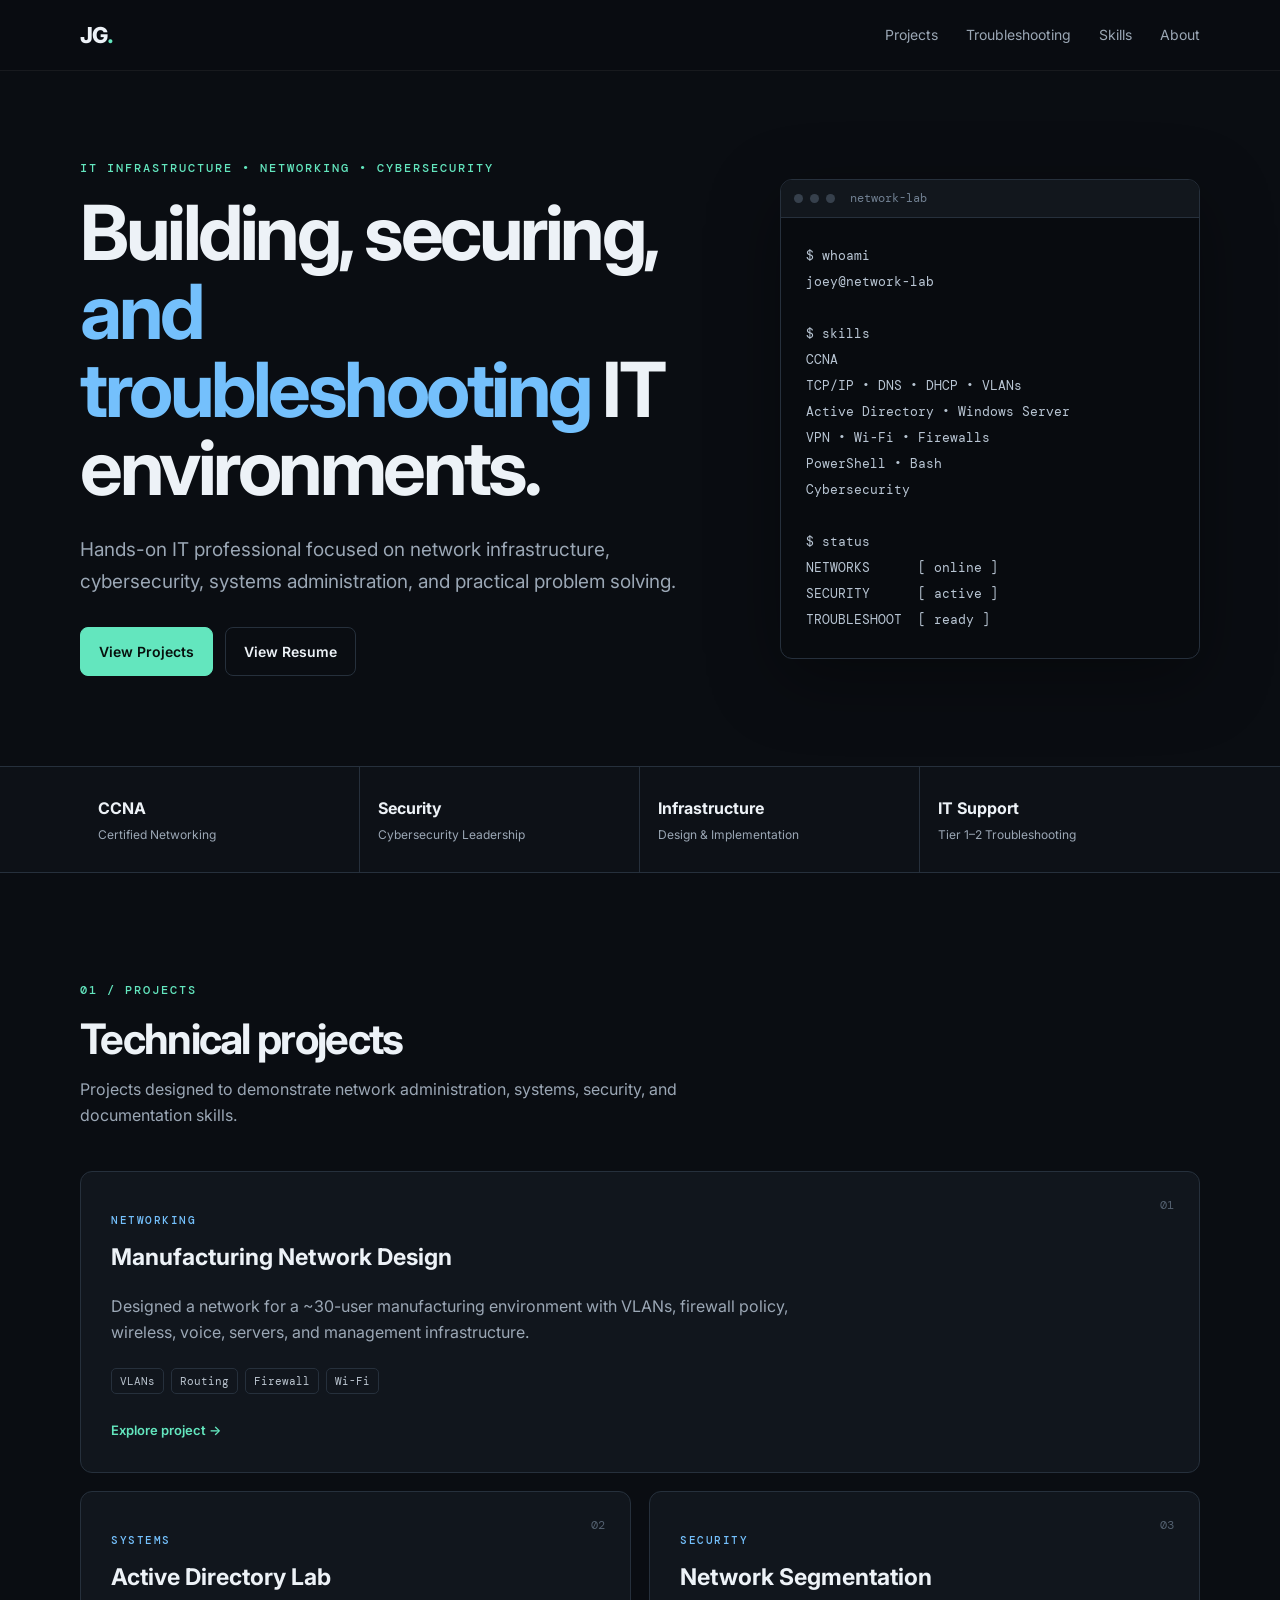
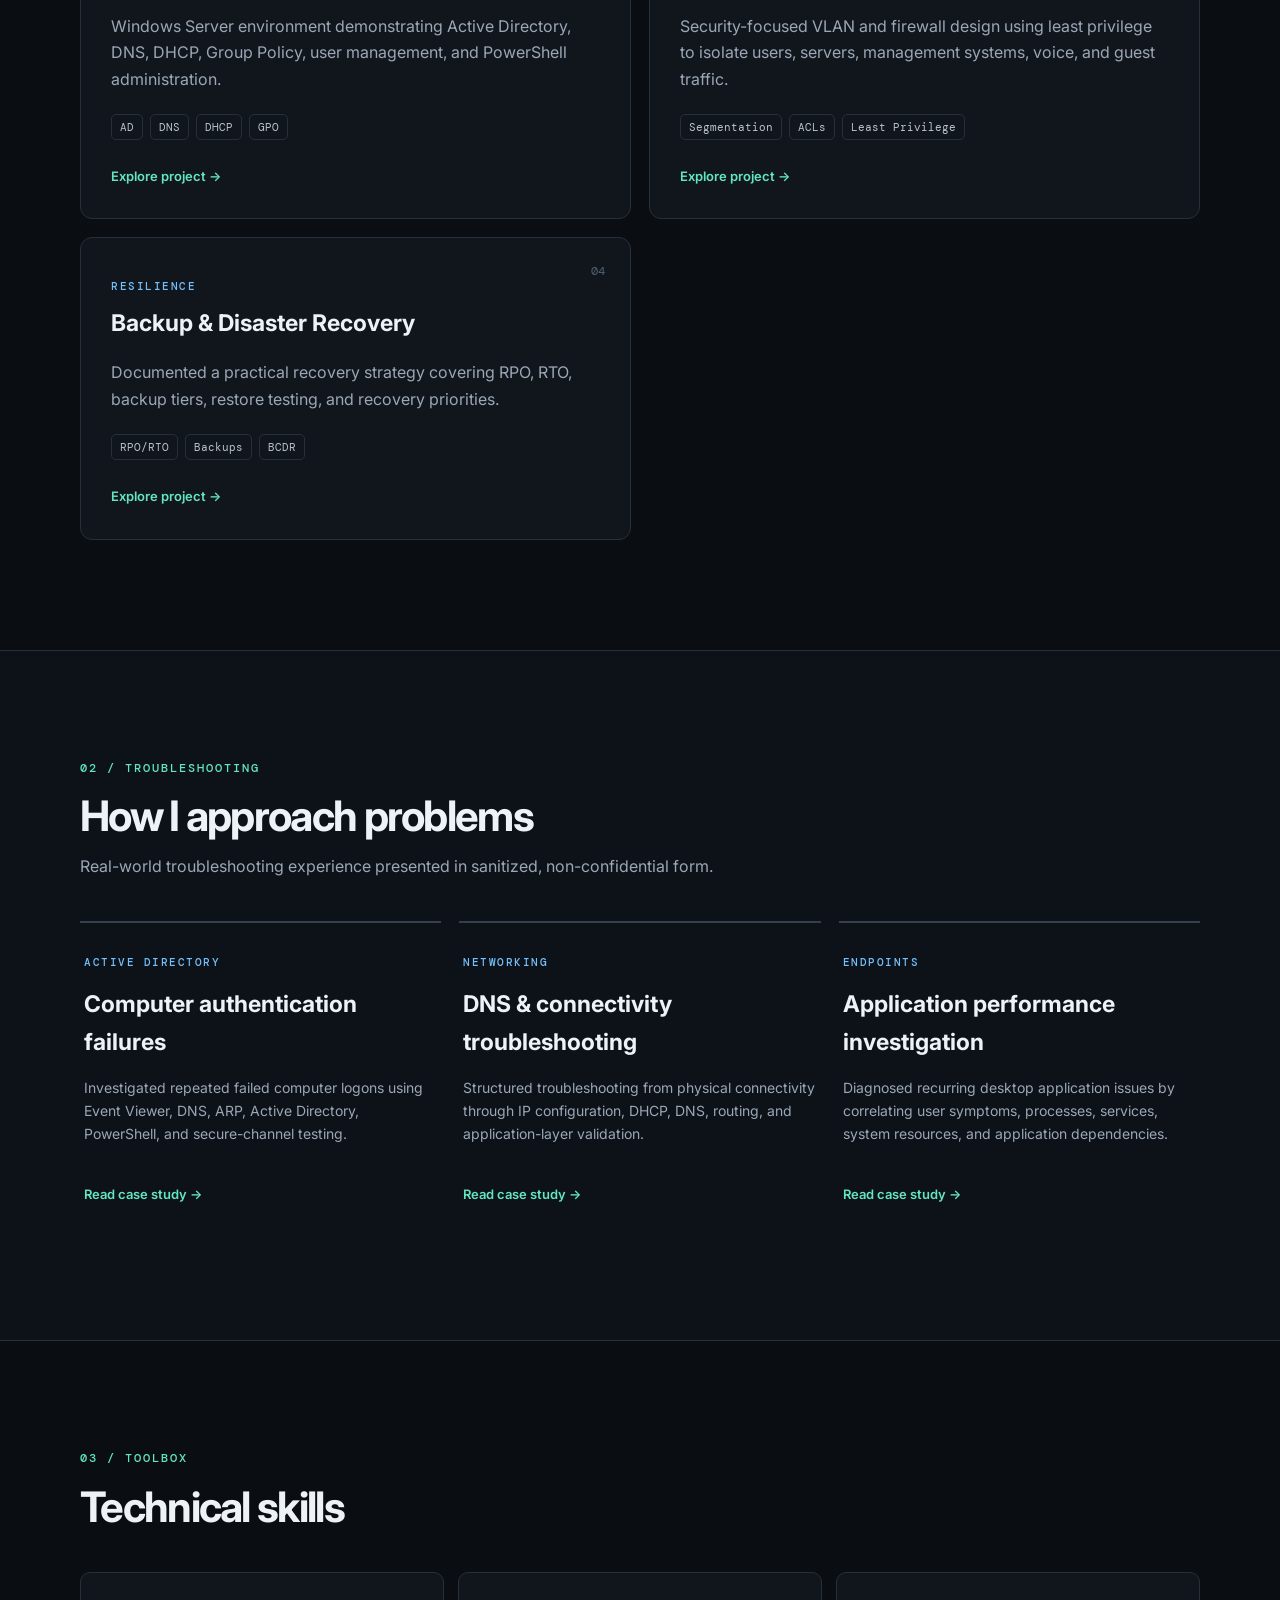
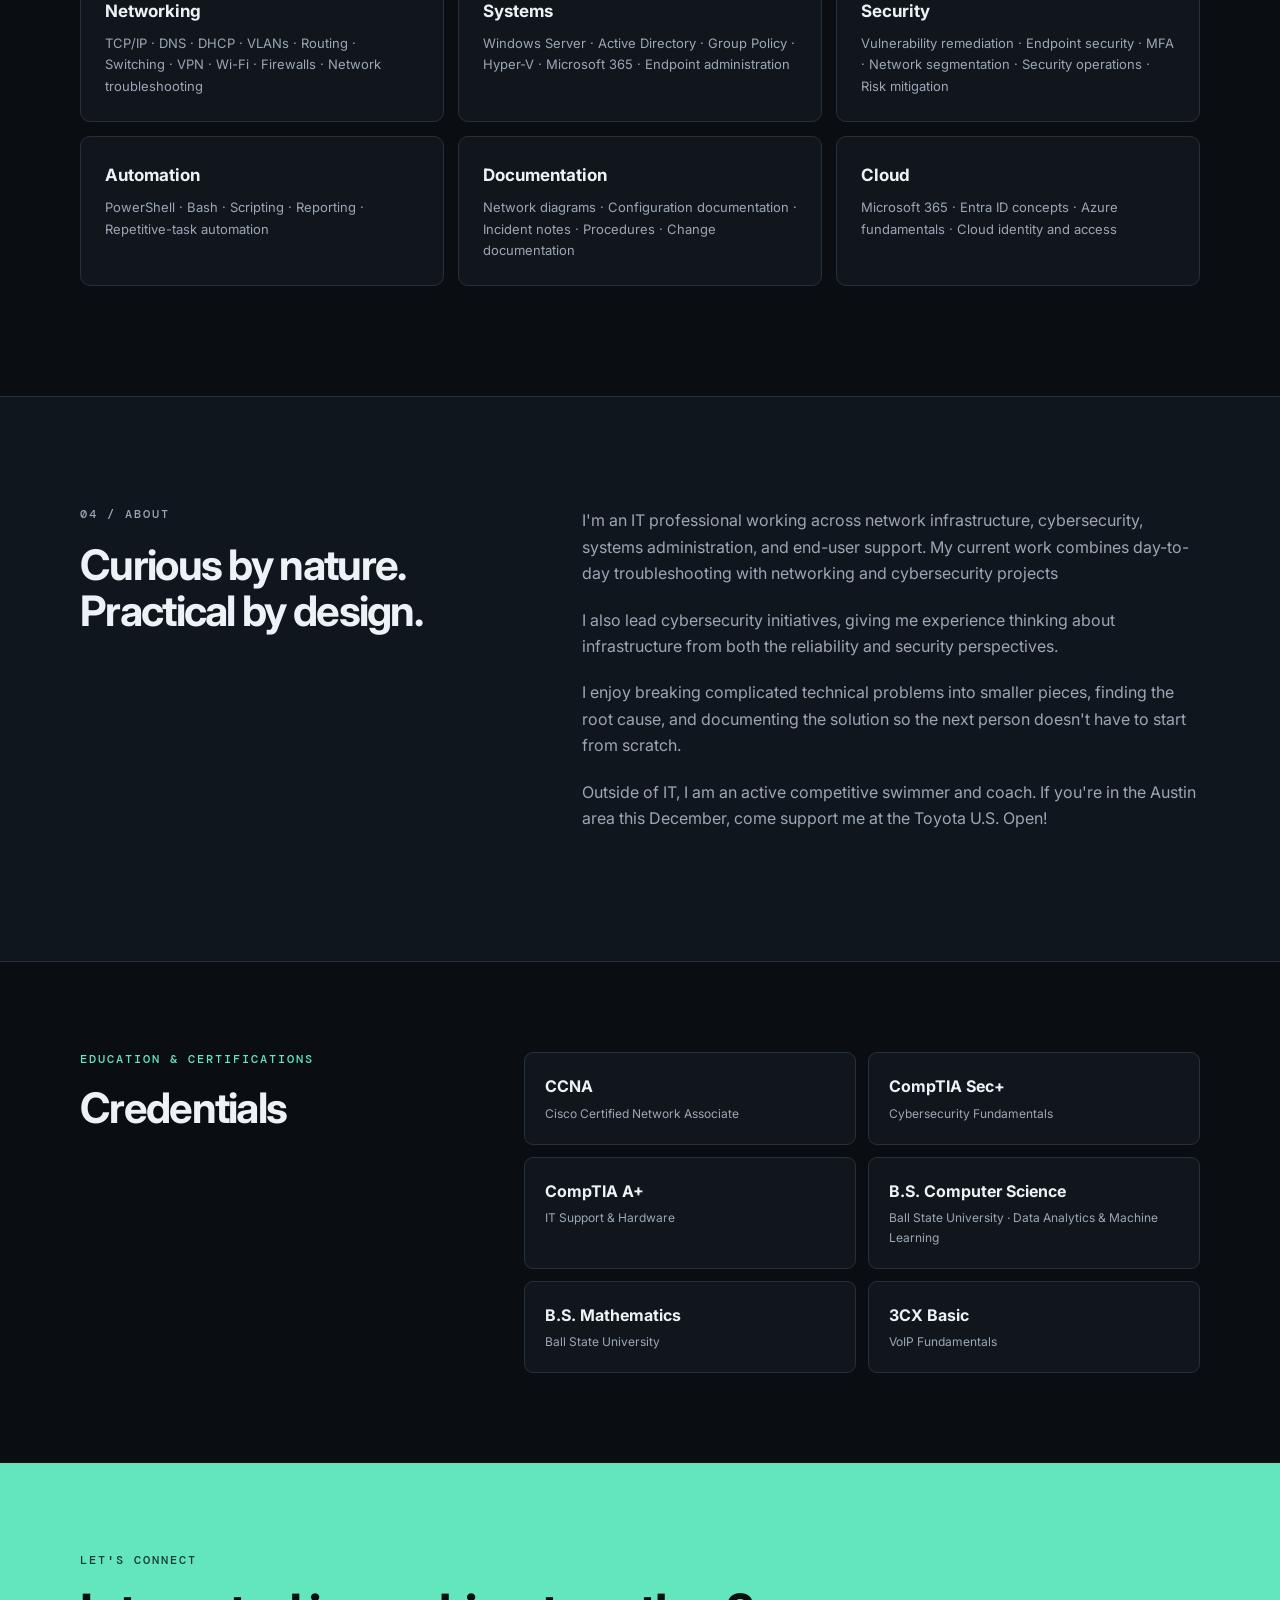
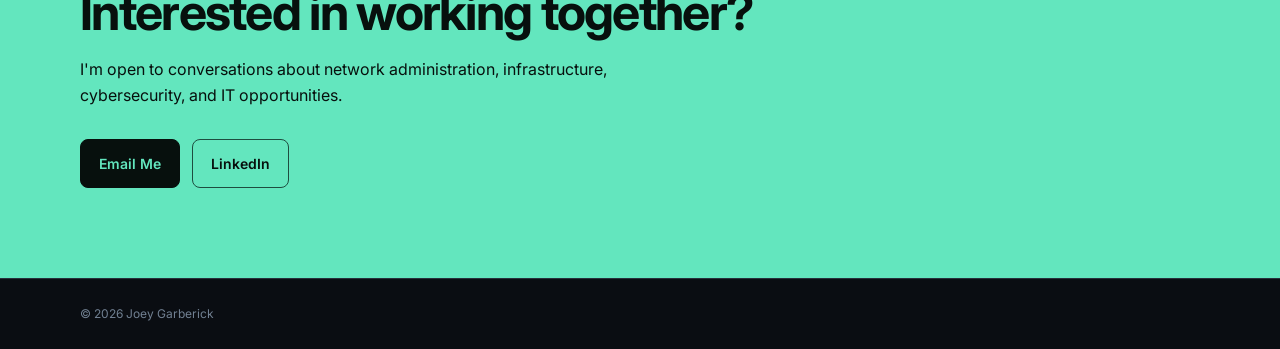
<file: index.html>
<!DOCTYPE html>
<html lang="en">
<head>
  <meta charset="UTF-8">
  <meta name="viewport" content="width=device-width, initial-scale=1.0">
  <meta name="description" content="Joey Garberick — IT Infrastructure, Network Administration, and Cybersecurity portfolio.">
  <title>Joey Garberick | Network & Cybersecurity</title>
  <link rel="stylesheet" href="style.css">
</head>
<body>
<header class="site-header">
  <nav class="nav container">
    <a class="brand" href="#top">JG<span>.</span></a>
    <div class="nav-links">
      <a href="#projects">Projects</a>
      <a href="#case-studies">Troubleshooting</a>
      <a href="#skills">Skills</a>
      <a href="#about">About</a>
    </div>
  </nav>
</header>

<main id="top">
<section class="hero container">
  <div class="hero-copy">
    <p class="eyebrow">IT INFRASTRUCTURE • NETWORKING • CYBERSECURITY</p>
    <h1>Building, securing,<br><span>and troubleshooting</span> IT environments.</h1>
    <p class="lead">Hands-on IT professional focused on network infrastructure, cybersecurity, systems administration, and practical problem solving.</p>
    <div class="buttons">
      <a class="button primary" href="#projects">View Projects</a>
      <a class="button secondary" href="JoeyGarberickResume.pdf">View Resume</a>
    </div>
  </div>
  <div class="terminal">
    <div class="terminal-bar"><i></i><i></i><i></i><span>network-lab</span></div>
    <pre><code>$ whoami
joey@network-lab

$ skills
CCNA
TCP/IP • DNS • DHCP • VLANs
Active Directory • Windows Server
VPN • Wi-Fi • Firewalls
PowerShell • Bash
Cybersecurity

$ status
NETWORKS      [ online ]
SECURITY      [ active ]
TROUBLESHOOT  [ ready ]</code></pre>
  </div>
</section>

<section class="stats">
  <div class="container stat-grid">
    <div><strong>CCNA</strong><span>Certified Networking</span></div>
    <div><strong>Security</strong><span>Cybersecurity Leadership</span></div>
    <div><strong>Infrastructure</strong><span>Design & Implementation</span></div>
    <div><strong>IT Support</strong><span>Tier 1–2 Troubleshooting</span></div>
  </div>
</section>

<section id="projects" class="section container">
  <div class="section-heading">
    <p class="eyebrow">01 / PROJECTS</p>
    <h2>Technical projects</h2>
    <p>Projects designed to demonstrate network administration, systems, security, and documentation skills.</p>
  </div>

  <div class="project-grid">
    <article class="card featured">
      <div class="card-number">01</div>
      <p class="tag">NETWORKING</p>
      <h3>Manufacturing Network Design</h3>
      <p>Designed a network for a ~30-user manufacturing environment with VLANs, firewall policy, wireless, voice, servers, and management infrastructure.</p>
      <div class="chips"><span>VLANs</span><span>Routing</span><span>Firewall</span><span>Wi-Fi</span></div>
      <a href="projects/network-design.html">Explore project →</a>
    </article>

    <article class="card">
      <div class="card-number">02</div>
      <p class="tag">SYSTEMS</p>
      <h3>Active Directory Lab</h3>
      <p>Windows Server environment demonstrating Active Directory, DNS, DHCP, Group Policy, user management, and PowerShell administration.</p>
      <div class="chips"><span>AD</span><span>DNS</span><span>DHCP</span><span>GPO</span></div>
      <a href="projects/active-directory.html">Explore project →</a>
    </article>

    <article class="card">
      <div class="card-number">03</div>
      <p class="tag">SECURITY</p>
      <h3>Network Segmentation</h3>
      <p>Security-focused VLAN and firewall design using least privilege to isolate users, servers, management systems, voice, and guest traffic.</p>
      <div class="chips"><span>Segmentation</span><span>ACLs</span><span>Least Privilege</span></div>
      <a href="projects/network-security.html">Explore project →</a>
    </article>

    <article class="card">
      <div class="card-number">04</div>
      <p class="tag">RESILIENCE</p>
      <h3>Backup & Disaster Recovery</h3>
      <p>Documented a practical recovery strategy covering RPO, RTO, backup tiers, restore testing, and recovery priorities.</p>
      <div class="chips"><span>RPO/RTO</span><span>Backups</span><span>BCDR</span></div>
      <a href="projects/disaster-recovery.html">Explore project →</a>
    </article>
  </div>
</section>

<section id="case-studies" class="section dark-section">
  <div class="container">
    <div class="section-heading">
      <p class="eyebrow">02 / TROUBLESHOOTING</p>
      <h2>How I approach problems</h2>
      <p>Real-world troubleshooting experience presented in sanitized, non-confidential form.</p>
    </div>
    <div class="case-grid">
      <article class="case">
        <span class="case-label">ACTIVE DIRECTORY</span>
        <h3>Computer authentication failures</h3>
        <p>Investigated repeated failed computer logons using Event Viewer, DNS, ARP, Active Directory, PowerShell, and secure-channel testing.</p>
        <a href="case-studies/ad-authentication.html">Read case study →</a>
      </article>
      <article class="case">
        <span class="case-label">NETWORKING</span>
        <h3>DNS & connectivity troubleshooting</h3>
        <p>Structured troubleshooting from physical connectivity through IP configuration, DHCP, DNS, routing, and application-layer validation.</p>
        <a href="case-studies/dns-connectivity.html">Read case study →</a>
      </article>
      <article class="case">
        <span class="case-label">ENDPOINTS</span>
        <h3>Application performance investigation</h3>
        <p>Diagnosed recurring desktop application issues by correlating user symptoms, processes, services, system resources, and application dependencies.</p>
        <a href="case-studies/application-performance.html">Read case study →</a>
      </article>
    </div>
  </div>
</section>

<section id="skills" class="section container">
  <div class="section-heading">
    <p class="eyebrow">03 / TOOLBOX</p>
    <h2>Technical skills</h2>
  </div>
  <div class="skill-grid">
    <div class="skill-card"><h3>Networking</h3><p>TCP/IP · DNS · DHCP · VLANs · Routing · Switching · VPN · Wi-Fi · Firewalls · Network troubleshooting</p></div>
    <div class="skill-card"><h3>Systems</h3><p>Windows Server · Active Directory · Group Policy · Hyper-V · Microsoft 365 · Endpoint administration</p></div>
    <div class="skill-card"><h3>Security</h3><p>Vulnerability remediation · Endpoint security · MFA · Network segmentation · Security operations · Risk mitigation</p></div>
    <div class="skill-card"><h3>Automation</h3><p>PowerShell · Bash · Scripting · Reporting · Repetitive-task automation</p></div>
    <div class="skill-card"><h3>Documentation</h3><p>Network diagrams · Configuration documentation · Incident notes · Procedures · Change documentation</p></div>
    <div class="skill-card"><h3>Cloud</h3><p>Microsoft 365 · Entra ID concepts · Azure fundamentals · Cloud identity and access</p></div>
  </div>
</section>

<section id="about" class="section about-section">
  <div class="container about-grid">
    <div>
      <p class="eyebrow">04 / ABOUT</p>
      <h2>Curious by nature. Practical by design.</h2>
    </div>
    <div>
      <p>I'm an IT professional working across network infrastructure, cybersecurity, systems administration, and end-user support. My current work combines day-to-day troubleshooting with networking and cybersecurity projects</p>
      <p>I also lead cybersecurity initiatives, giving me experience thinking about infrastructure from both the reliability and security perspectives.</p>
      <p>I enjoy breaking complicated technical problems into smaller pieces, finding the root cause, and documenting the solution so the next person doesn't have to start from scratch.</p>
      <p>Outside of IT, I am an active competitive swimmer and coach. If you're in the Austin area this December, come support me at the Toyota U.S. Open!</p>
    </div>
  </div>
</section>

<section class="credentials container">
  <div>
    <p class="eyebrow">EDUCATION & CERTIFICATIONS</p>
    <h2>Credentials</h2>
  </div>
  <div class="credential-list">
    <div><strong>CCNA</strong><span>Cisco Certified Network Associate</span></div>
    <div><strong>CompTIA Sec+</strong><span>Cybersecurity Fundamentals</span></div>
    <div><strong>CompTIA A+</strong><span>IT Support & Hardware</span></div>
    <div><strong>B.S. Computer Science</strong><span>Ball State University · Data Analytics & Machine Learning</span></div>
    <div><strong>B.S. Mathematics</strong><span>Ball State University</span></div>
    <div><strong>3CX Basic</strong><span>VoIP Fundamentals</span></div>
  </div>
</section>

<section class="contact">
  <div class="container contact-inner">
    <p class="eyebrow">LET'S CONNECT</p>
    <h2>Interested in working together?</h2>
    <p>I'm open to conversations about network administration, infrastructure, cybersecurity, and IT opportunities.</p>
    <div class="buttons">
      <a class="button primary" href="mailto:joey@garberickdesigns.com">Email Me</a>
      <a class="button secondary" href="https://www.linkedin.com/in/joey-garberick-244b601a7/" target="_blank" rel="noopener">LinkedIn</a>
    </div>
  </div>
</section>
</main>

<footer>
  <div class="container footer-inner">
    <span>© 2026 Joey Garberick</span>
  </div>
</footer>
</body>
</html>
</file>
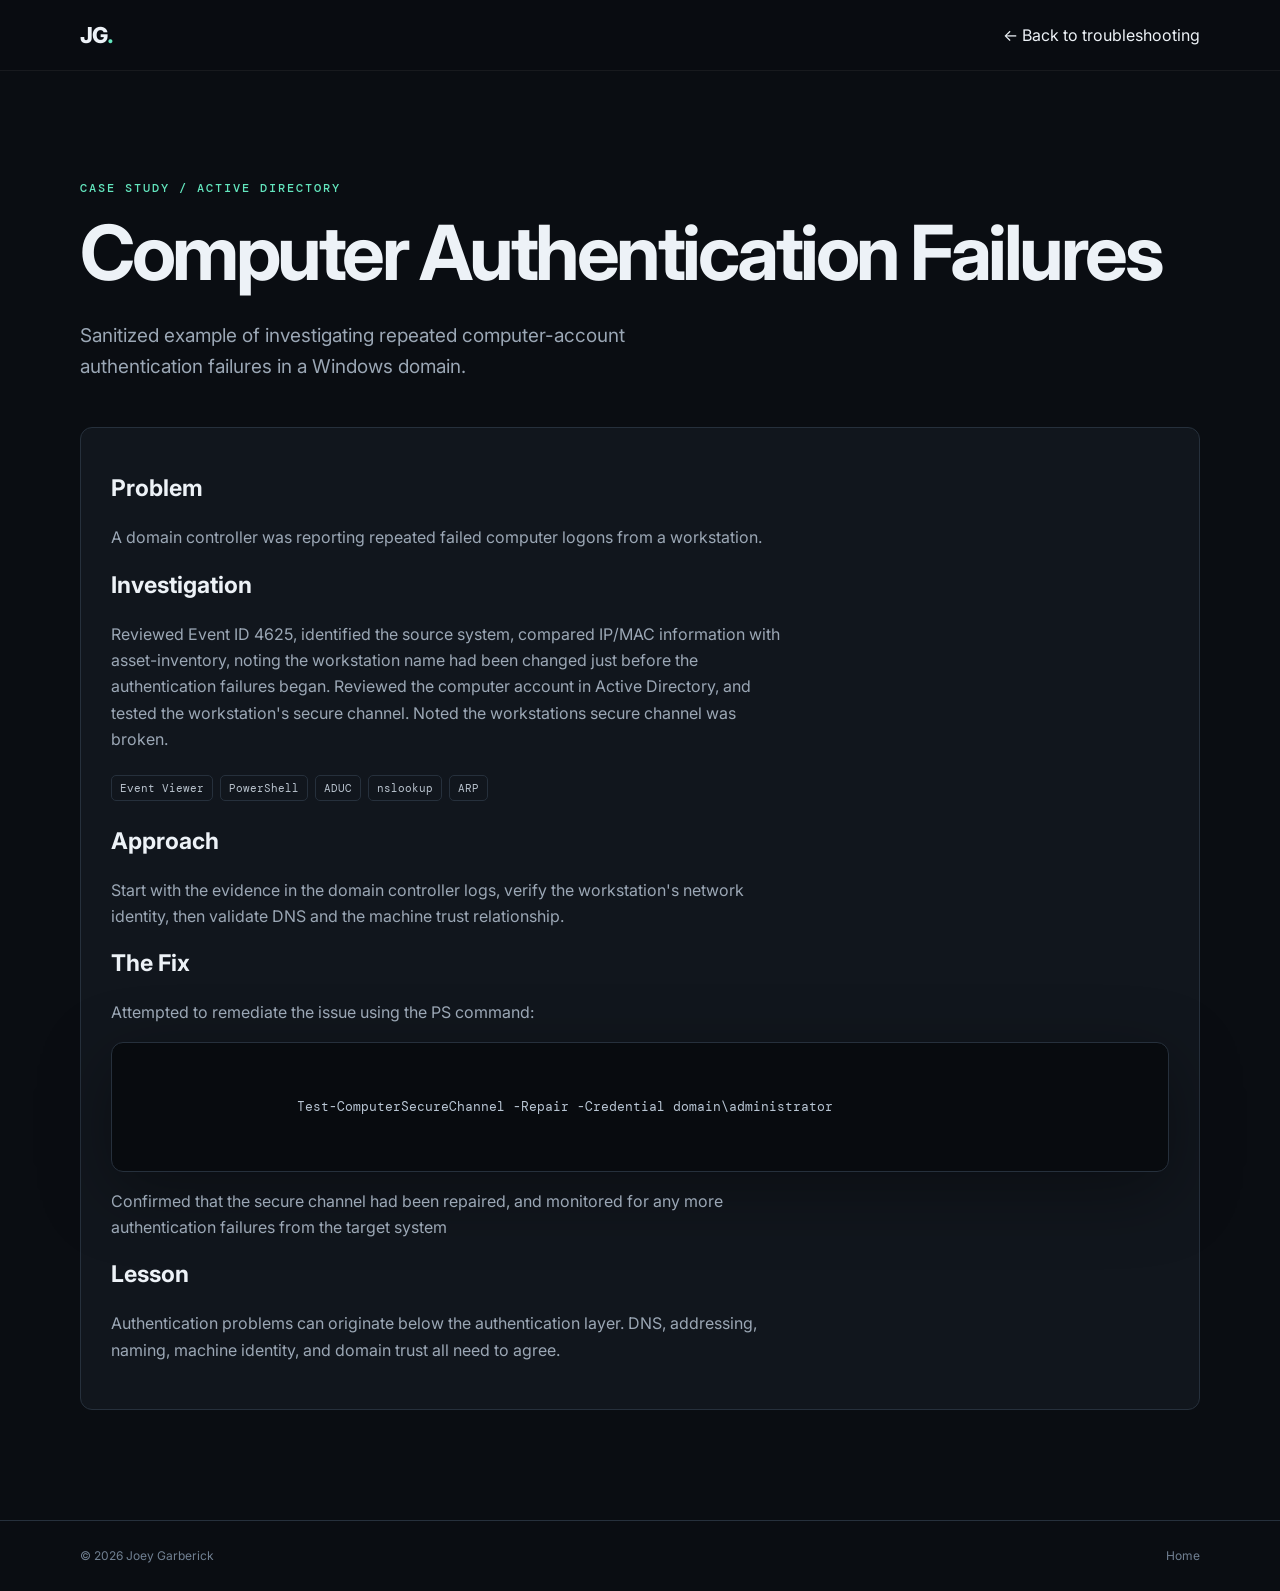
<file: case-studies/ad-authentication.html>
<!DOCTYPE html>
<html lang="en">

<head>
    <meta charset="UTF-8">
    <meta name="viewport" content="width=device-width,initial-scale=1">
    <title>AD Authentication Troubleshooting | Joey Garberick</title>
    <link rel="stylesheet" href="../style.css">
</head>

<body>
    <header class="site-header">
        <nav class="nav container"><a class="brand" href="../index.html">JG<span>.</span></a><a
                href="../index.html#case-studies">← Back to troubleshooting</a></nav>
    </header>
    <main class="section container">
        <p class="eyebrow">CASE STUDY / ACTIVE DIRECTORY</p>
        <h1>Computer Authentication Failures</h1>
        <p class="lead">Sanitized example of investigating repeated computer-account authentication failures in a
            Windows domain.</p>
        <div class="card" style="margin-top:45px">
            <h3>Problem</h3>
            <p>A domain controller was reporting repeated failed computer logons from a workstation.</p>
            <h3>Investigation</h3>
            <p>Reviewed Event ID 4625, identified the source system, compared IP/MAC information with asset-inventory, noting the workstation name had been changed just before the authentication failures began.
                Reviewed the computer account in Active Directory, and tested the workstation's secure channel. Noted the workstations secure channel was broken.</p>
            <div class="chips"><span>Event
                    Viewer</span><span>PowerShell</span><span>ADUC</span><span>nslookup</span><span>ARP</span></div>
            <h3>Approach</h3>
            <p>Start with the evidence in the domain controller logs, verify the workstation's network identity, then
                validate DNS and the machine trust relationship.</p>
            <h3>The Fix</h3>
            <p>Attempted to remediate the issue using the PS command: </p>
            <div class="terminal">
                <pre><code>
                    Test-ComputerSecureChannel -Repair -Credential domain\administrator
                </code></pre>
            </div>
            <p>Confirmed that the secure channel had been repaired, and monitored for any more authentication failures from the target system</p>
            <h3>Lesson</h3>
            <p>Authentication problems can originate below the authentication layer. DNS, addressing, naming, machine
                identity, and domain trust all need to agree.</p>
        </div>
    </main>
    <footer>
        <div class="container footer-inner"><span>© 2026 Joey Garberick</span><a href="../index.html">Home</a></div>
    </footer>
</body>

</html>
</file>
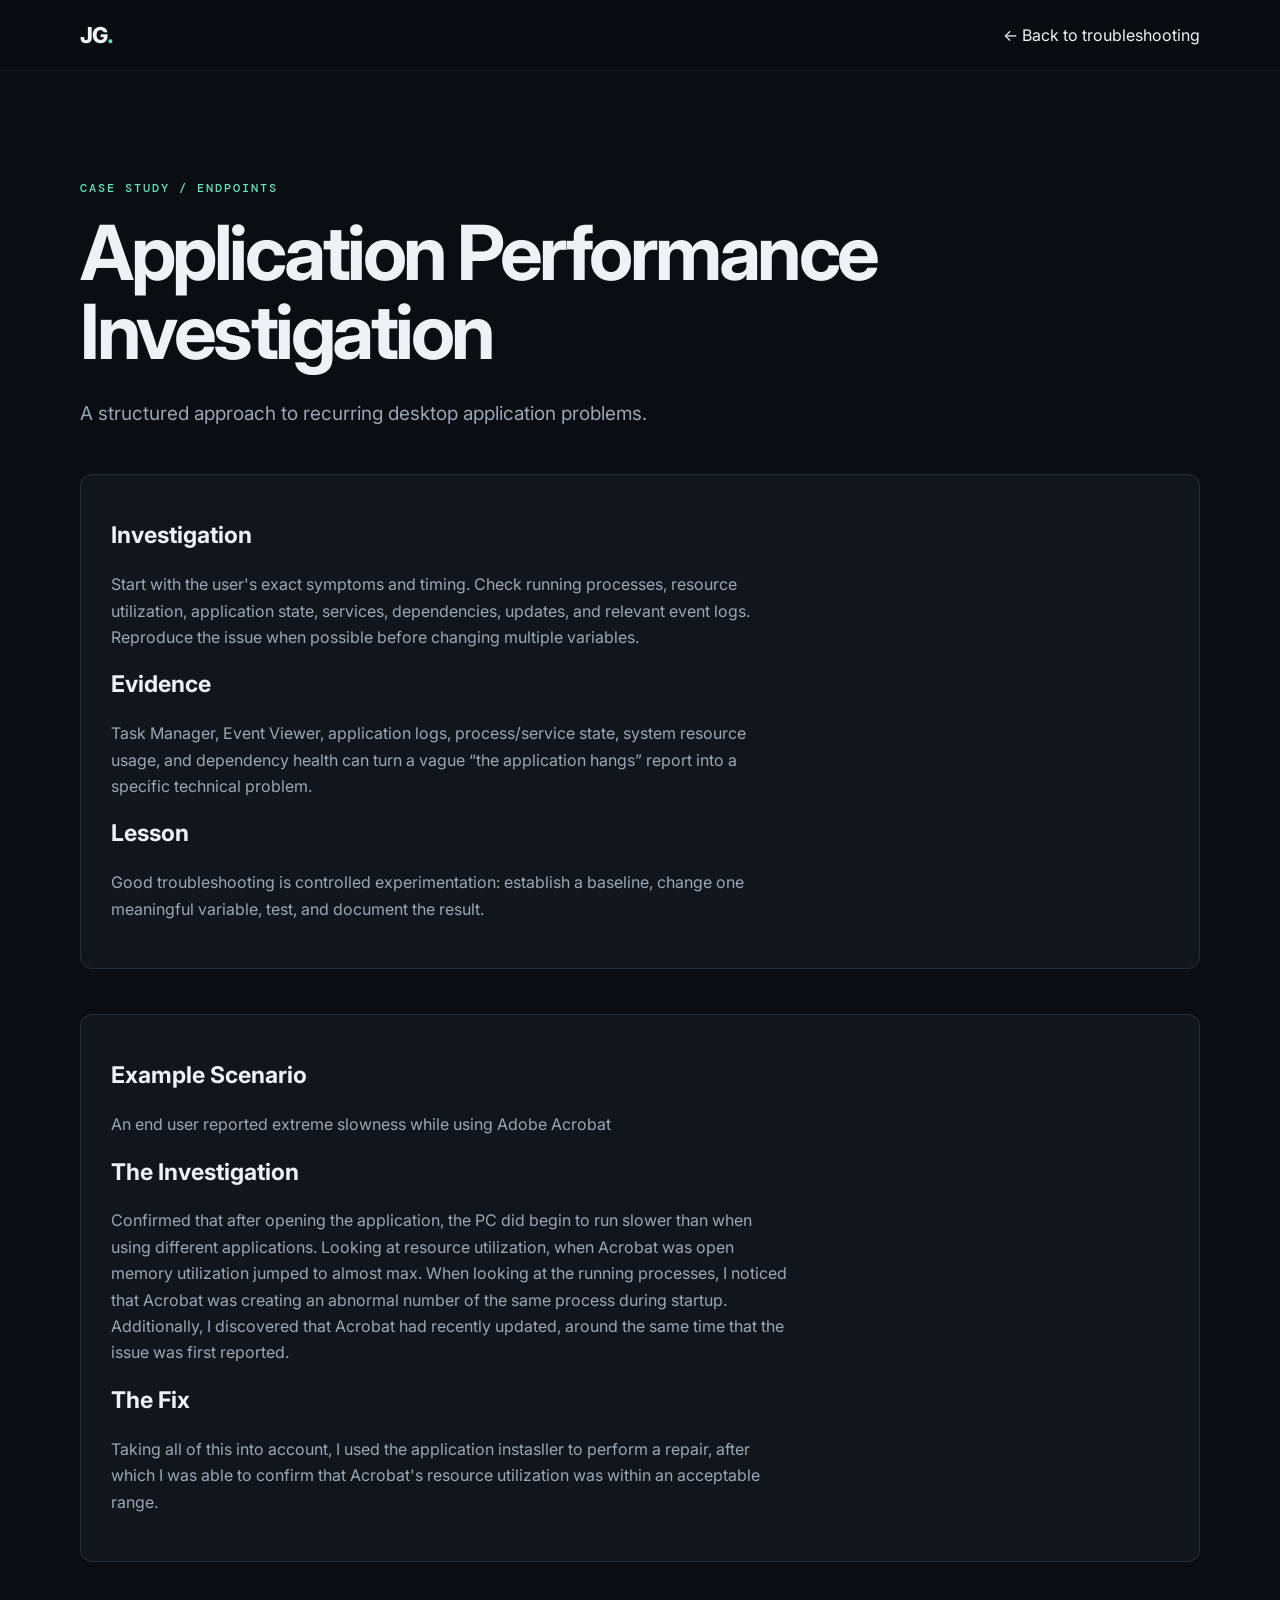
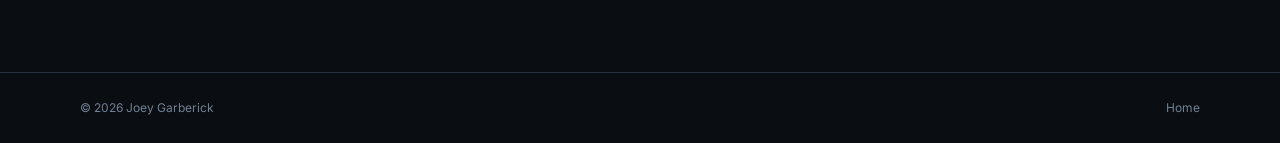
<file: case-studies/application-performance.html>
<!DOCTYPE html>
<html lang="en">

<head>
    <meta charset="UTF-8">
    <meta name="viewport" content="width=device-width,initial-scale=1">
    <title>Application Performance Investigation | Joey Garberick</title>
    <link rel="stylesheet" href="../style.css">
</head>

<body>
    <header class="site-header">
        <nav class="nav container"><a class="brand" href="../index.html">JG<span>.</span></a><a
                href="../index.html#case-studies">← Back to troubleshooting</a></nav>
    </header>
    <main class="section container">
        <p class="eyebrow">CASE STUDY / ENDPOINTS</p>
        <h1>Application Performance Investigation</h1>
        <p class="lead">A structured approach to recurring desktop application problems.</p>
        <div class="card" style="margin-top:45px">
            <h3>Investigation</h3>
            <p>Start with the user's exact symptoms and timing. Check running processes, resource utilization,
                application state, services, dependencies, updates, and relevant event logs. Reproduce the issue when
                possible before changing multiple variables.</p>
            <h3>Evidence</h3>
            <p>Task Manager, Event Viewer, application logs, process/service state, system resource usage, and
                dependency health can turn a vague “the application hangs” report into a specific technical problem.</p>
            <h3>Lesson</h3>
            <p>Good troubleshooting is controlled experimentation: establish a baseline, change one meaningful variable,
                test, and document the result.</p>
        </div>
        <div  class="card" style="margin-top: 45px;">
            <h3>Example Scenario</h3>
            <p>An end user reported extreme slowness while using Adobe Acrobat</p>
            <h3>The Investigation</h3>
            <p>Confirmed that after opening the application, the PC did begin to run slower than when using different applications. Looking at resource utilization, when Acrobat was open memory utilization jumped to almost max. 
                When looking at the running processes, I noticed that Acrobat was creating an abnormal number of the same process during startup. Additionally, I discovered that Acrobat had recently updated, around the same time that the issue 
                was  first reported.
            </p>
            <h3>The Fix</h3>
            <p>Taking all of this into account, I used the application instasller to perform a repair, after which I was able to confirm that Acrobat's resource utilization was within an acceptable range.</p>
        </div>
    </main>
    <footer>
        <div class="container footer-inner"><span>© 2026 Joey Garberick</span><a href="../index.html">Home</a></div>
    </footer>
</body>

</html>
</file>
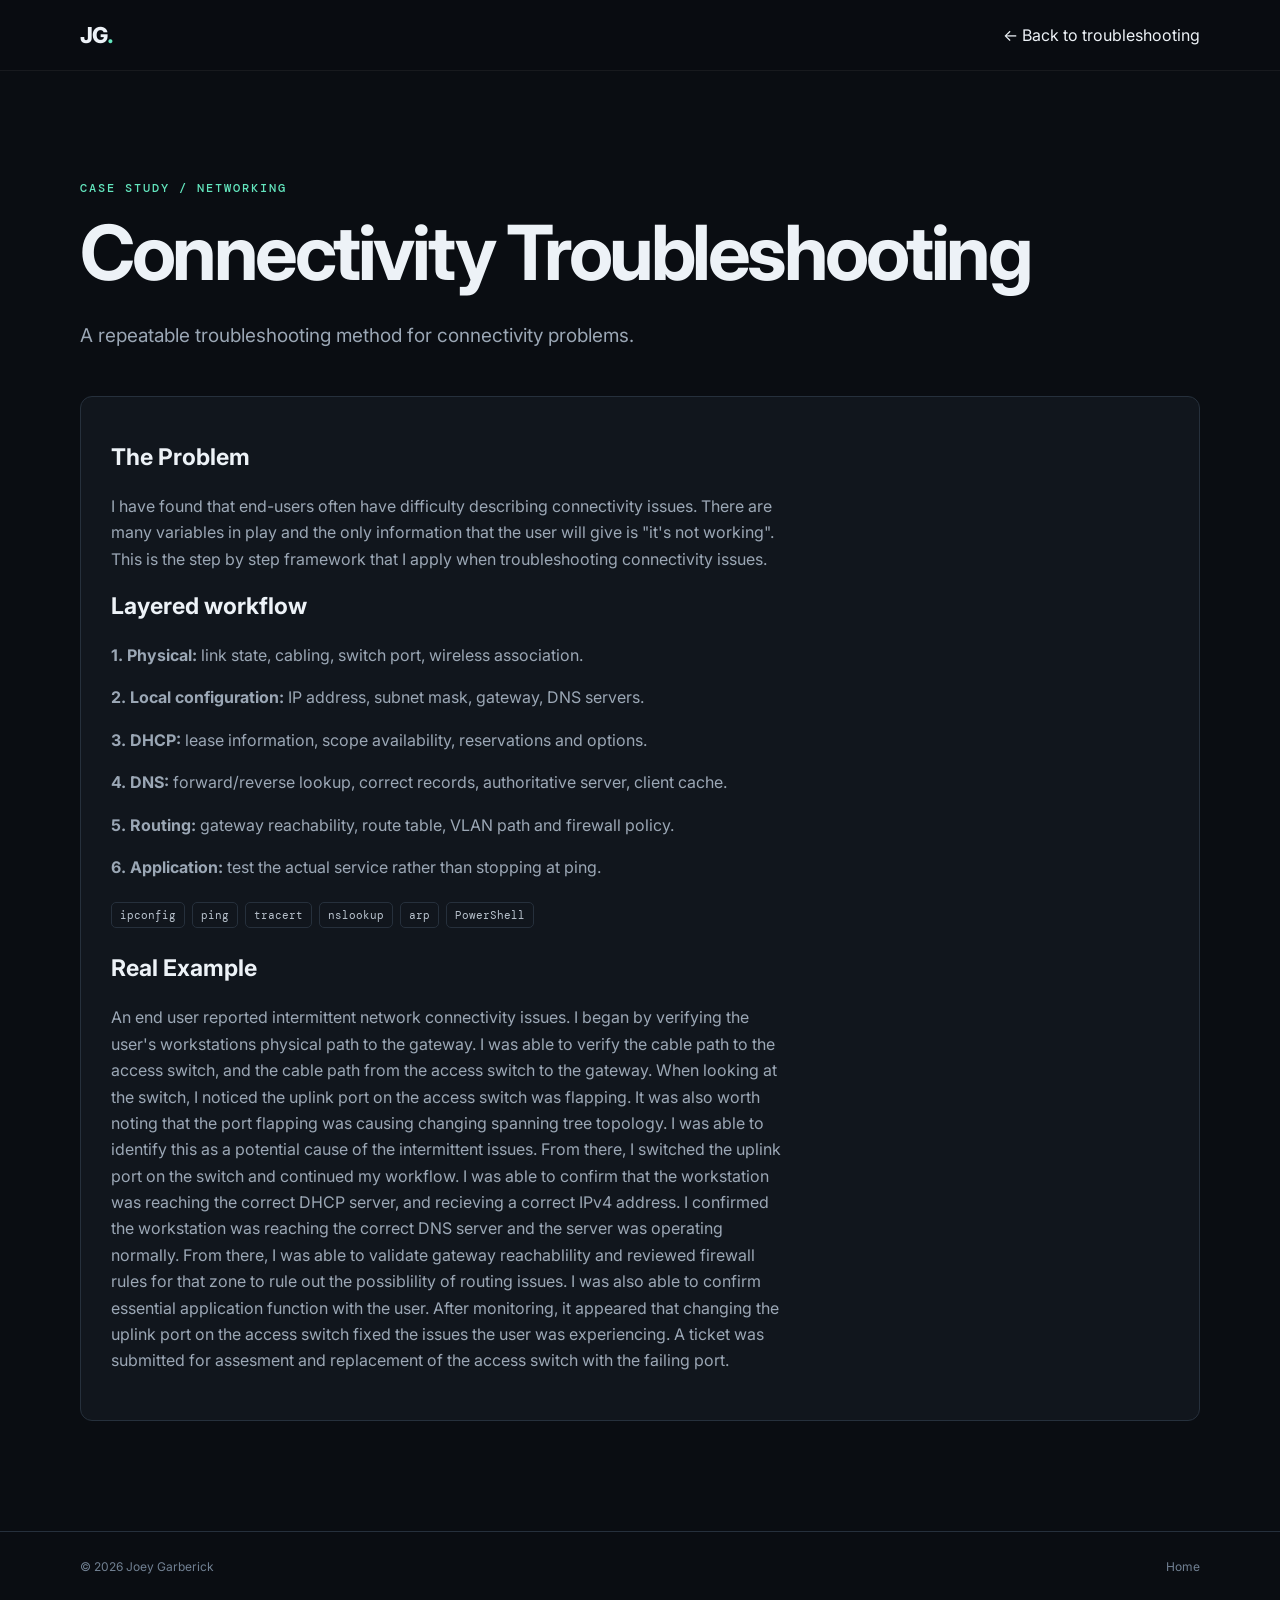
<file: case-studies/dns-connectivity.html>
<!DOCTYPE html>
<html lang="en">

<head>
    <meta charset="UTF-8">
    <meta name="viewport" content="width=device-width,initial-scale=1">
    <title>DNS & Connectivity Troubleshooting | Joey Garberick</title>
    <link rel="stylesheet" href="../style.css">
</head>

<body>
    <header class="site-header">
        <nav class="nav container"><a class="brand" href="../index.html">JG<span>.</span></a><a
                href="../index.html#case-studies">← Back to troubleshooting</a></nav>
    </header>
    <main class="section container">
        <p class="eyebrow">CASE STUDY / NETWORKING</p>
        <h1>Connectivity Troubleshooting</h1>
        <p class="lead">A repeatable troubleshooting method for connectivity problems.</p>
        <div class="card" style="margin-top:45px">
            <h3>The Problem</h3>
            <p>I have found that end-users often have difficulty describing connectivity issues. There are many variables in play and the only information that the user will give is "it's not working". This is the step by step framework that I apply 
                when troubleshooting connectivity issues.
            </p>
            <h3>Layered workflow</h3>
            <p><strong>1. Physical:</strong> link state, cabling, switch port, wireless association.</p>
            <p><strong>2. Local configuration:</strong> IP address, subnet mask, gateway, DNS servers.</p>
            <p><strong>3. DHCP:</strong> lease information, scope availability, reservations and options.</p>
            <p><strong>4. DNS:</strong> forward/reverse lookup, correct records, authoritative server, client cache.</p>
            <p><strong>5. Routing:</strong> gateway reachability, route table, VLAN path and firewall policy.</p>
            <p><strong>6. Application:</strong> test the actual service rather than stopping at ping.</p>
            <div class="chips">
                <span>ipconfig</span><span>ping</span><span>tracert</span><span>nslookup</span><span>arp</span><span>PowerShell</span>
            </div>
            <h3>Real Example</h3>
            <p>An end user reported intermittent network connectivity issues. I began by verifying the user's workstations physical path to the gateway. I was able to verify the cable path to the access switch, and the cable path from the access switch to the 
                gateway. When looking at the switch, I noticed the uplink port on the access switch was flapping. It was also worth noting that the port flapping was causing changing spanning tree topology. I was able to identify this as a potential cause of the 
                intermittent issues. From there, I switched the uplink port on the switch and continued my workflow. I was able to confirm that the workstation was reaching the correct DHCP server, and recieving a correct IPv4 address. I confirmed the workstation 
                was reaching the correct DNS server and the server was operating normally. From there, I was able to validate gateway reachablility and reviewed firewall rules for that zone to rule out the possiblility of routing issues. I was also able to confirm 
                essential application function with the user. After monitoring, it appeared that changing the uplink port on the access switch fixed the issues the user was experiencing. A ticket was submitted for assesment and replacement of the access switch with 
                the failing port. 
            </p>
        </div>
    </main>
    <footer>
        <div class="container footer-inner"><span>© 2026 Joey Garberick</span><a href="../index.html">Home</a></div>
    </footer>
</body>

</html>
</file>
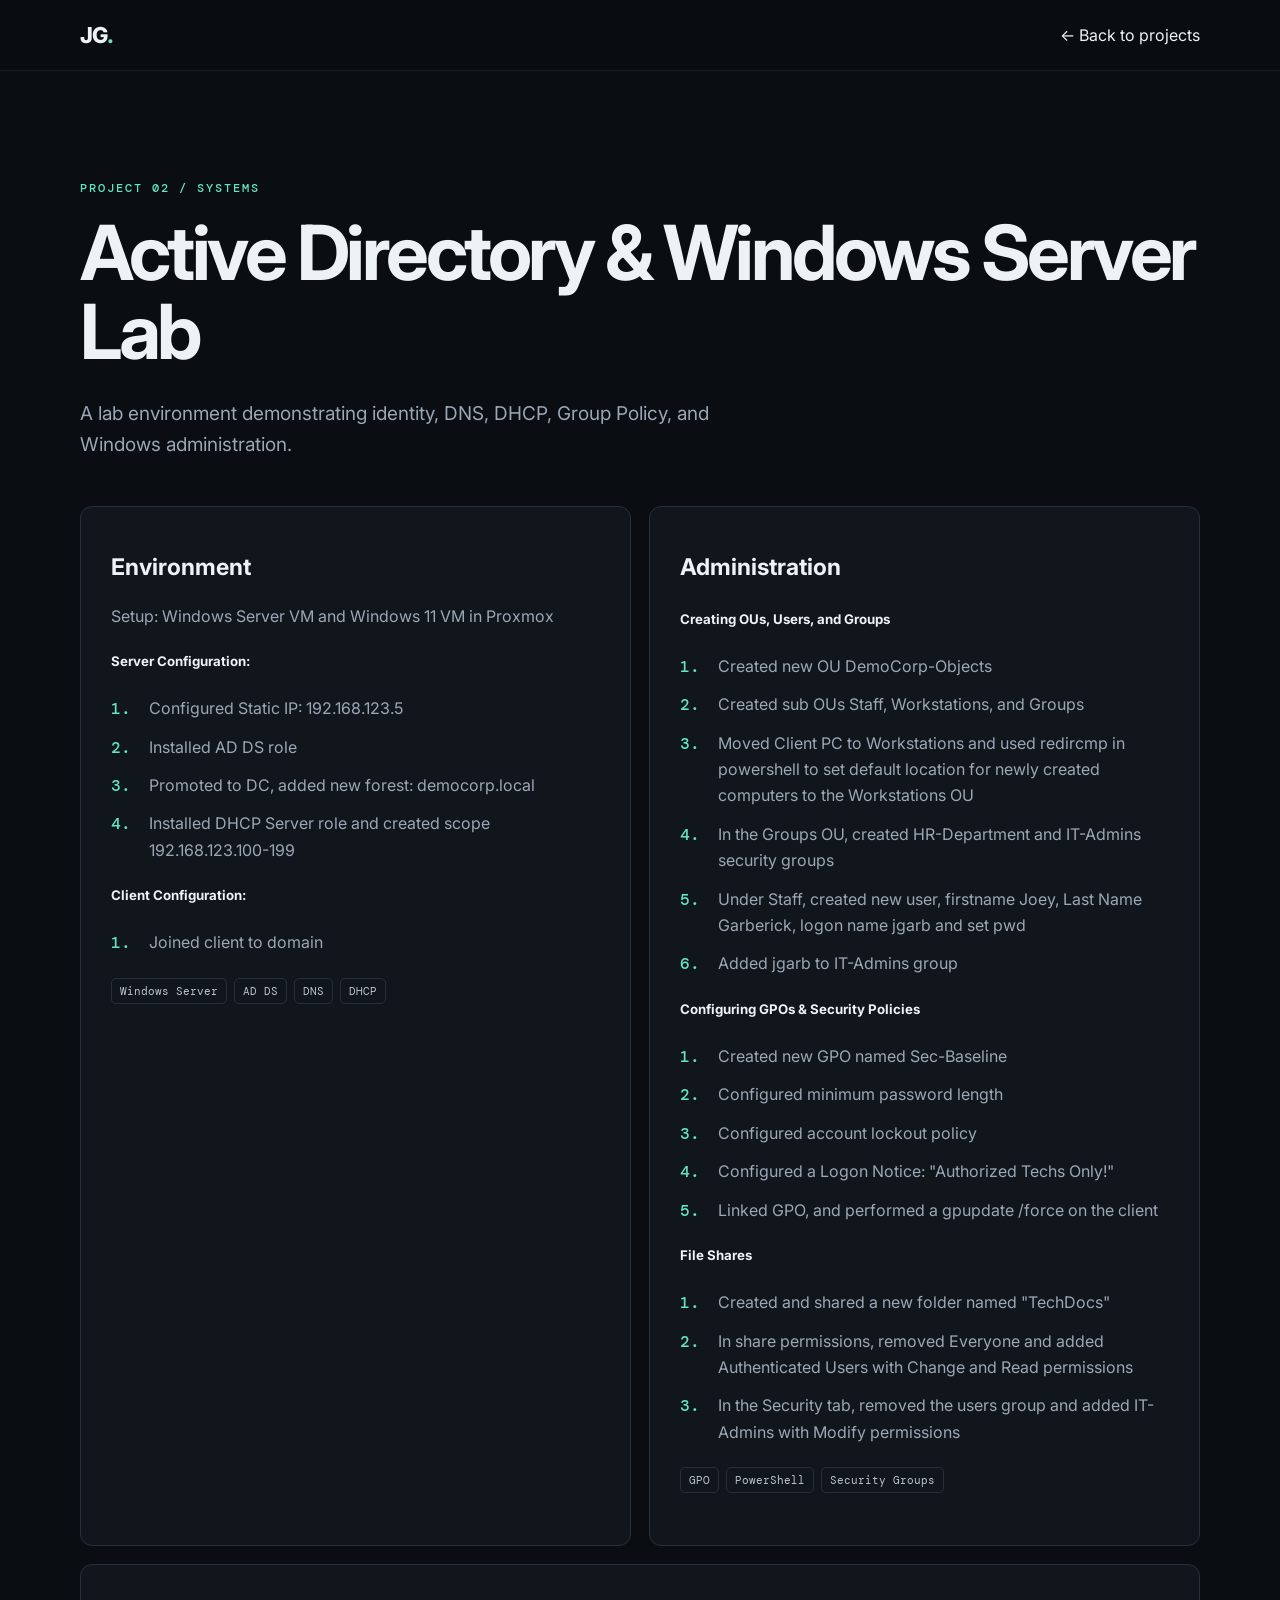
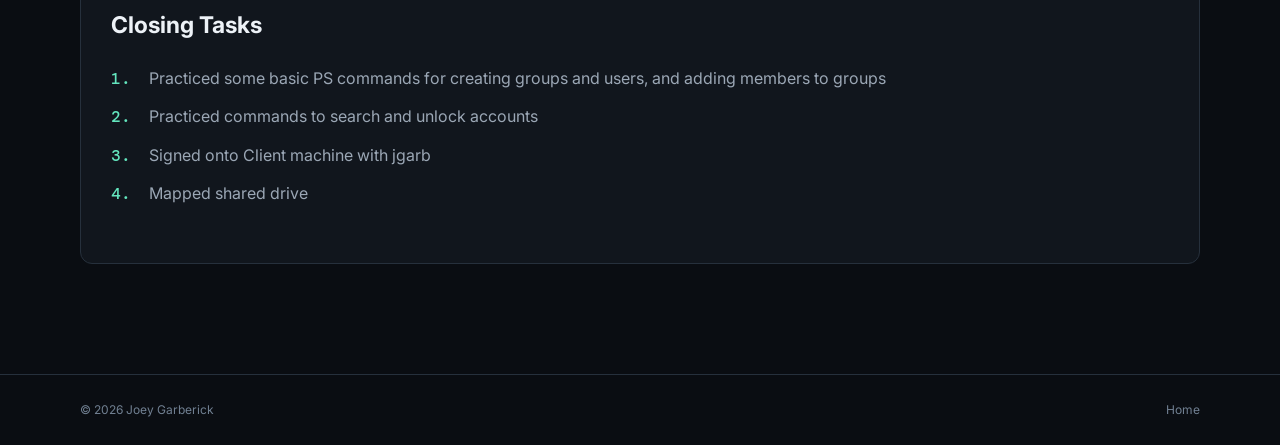
<file: projects/active-directory.html>
<!DOCTYPE html>
<html lang="en">

<head>
  <meta charset="UTF-8">
  <meta name="viewport" content="width=device-width,initial-scale=1">
  <title>Active Directory Lab | Joey Garberick</title>
  <link rel="stylesheet" href="../style.css">
</head>

<body>
  <header class="site-header">
    <nav class="nav container"><a class="brand" href="../index.html">JG<span>.</span></a><a
        href="../index.html#projects">← Back to projects</a></nav>
  </header>
  <main class="section container">
    <p class="eyebrow">PROJECT 02 / SYSTEMS</p>
    <h1>Active Directory & Windows Server Lab</h1>
    <p class="lead">A lab environment demonstrating identity, DNS, DHCP, Group Policy, and Windows administration.</p>
    <div class="project-grid" style="margin-top:45px">
      <div class="card">
        <h3>Environment</h3>
        <p>Setup: Windows Server VM and Windows 11 VM in Proxmox</p>
        <h5>Server Configuration:</h5>
        <ol>
          <li>Configured Static IP: 192.168.123.5</li>
          <li>Installed AD DS role</li>
          <li>Promoted to DC, added new forest:  democorp.local</li>
          <li>Installed DHCP Server role and created scope 192.168.123.100-199</li>
        </ol>
        <h5>Client Configuration:</h5>
        <ol>
          <li>Joined client to domain</li>
        </ol>
        <div class="chips"><span>Windows Server</span><span>AD DS</span><span>DNS</span><span>DHCP</span></div>
      </div>
      <div class="card">
        <h3>Administration</h3>
        <h5>Creating OUs, Users, and Groups</h5>
        <ol>
          <li>Created new OU DemoCorp-Objects</li>
          <li>Created sub OUs Staff, Workstations, and Groups</li>
          <li>Moved Client PC to Workstations and used redircmp in powershell to set default location for newly created computers to the Workstations OU</li>
          <li>In the Groups OU, created HR-Department and IT-Admins security groups</li>
          <li>Under Staff, created new user, firstname Joey, Last Name Garberick, logon name jgarb and set pwd</li>
          <li>Added jgarb to IT-Admins group</li>
        </ol>
        <h5>Configuring GPOs & Security Policies</h5>
        <ol>
          <li>Created new GPO named Sec-Baseline</li>
          <li>Configured minimum password length</li>
          <li>Configured account lockout policy</li>
          <li>Configured a Logon Notice: "Authorized Techs Only!"</li>
          <li>Linked GPO, and performed a gpupdate /force on the client</li>
        </ol>
        <h5>File Shares</h5>
        <ol>
          <li>Created and shared a new folder named "TechDocs"</li>
          <li>In share permissions, removed Everyone and added Authenticated Users with Change and Read permissions</li>
          <li>In the Security tab, removed the users group and added IT-Admins with Modify permissions</li>
        </ol>
        <div class="chips"><span>GPO</span><span>PowerShell</span><span>Security Groups</span></div>
      </div>
    </div>
    <div class="card" style="margin-top:18px">
      <h3>Closing Tasks</h3>
      <ol>
        <li>Practiced some basic PS commands for creating groups and users, and adding members to groups</li>
        <li>Practiced commands to search and unlock accounts</li>
        <li>Signed onto Client machine with jgarb</li>
        <li>Mapped shared drive</li>
      </ol>
    </div>
  </main>
  <footer>
    <div class="container footer-inner"><span>© 2026 Joey Garberick</span><a href="../index.html">Home</a></div>
  </footer>
</body>

</html>
</file>
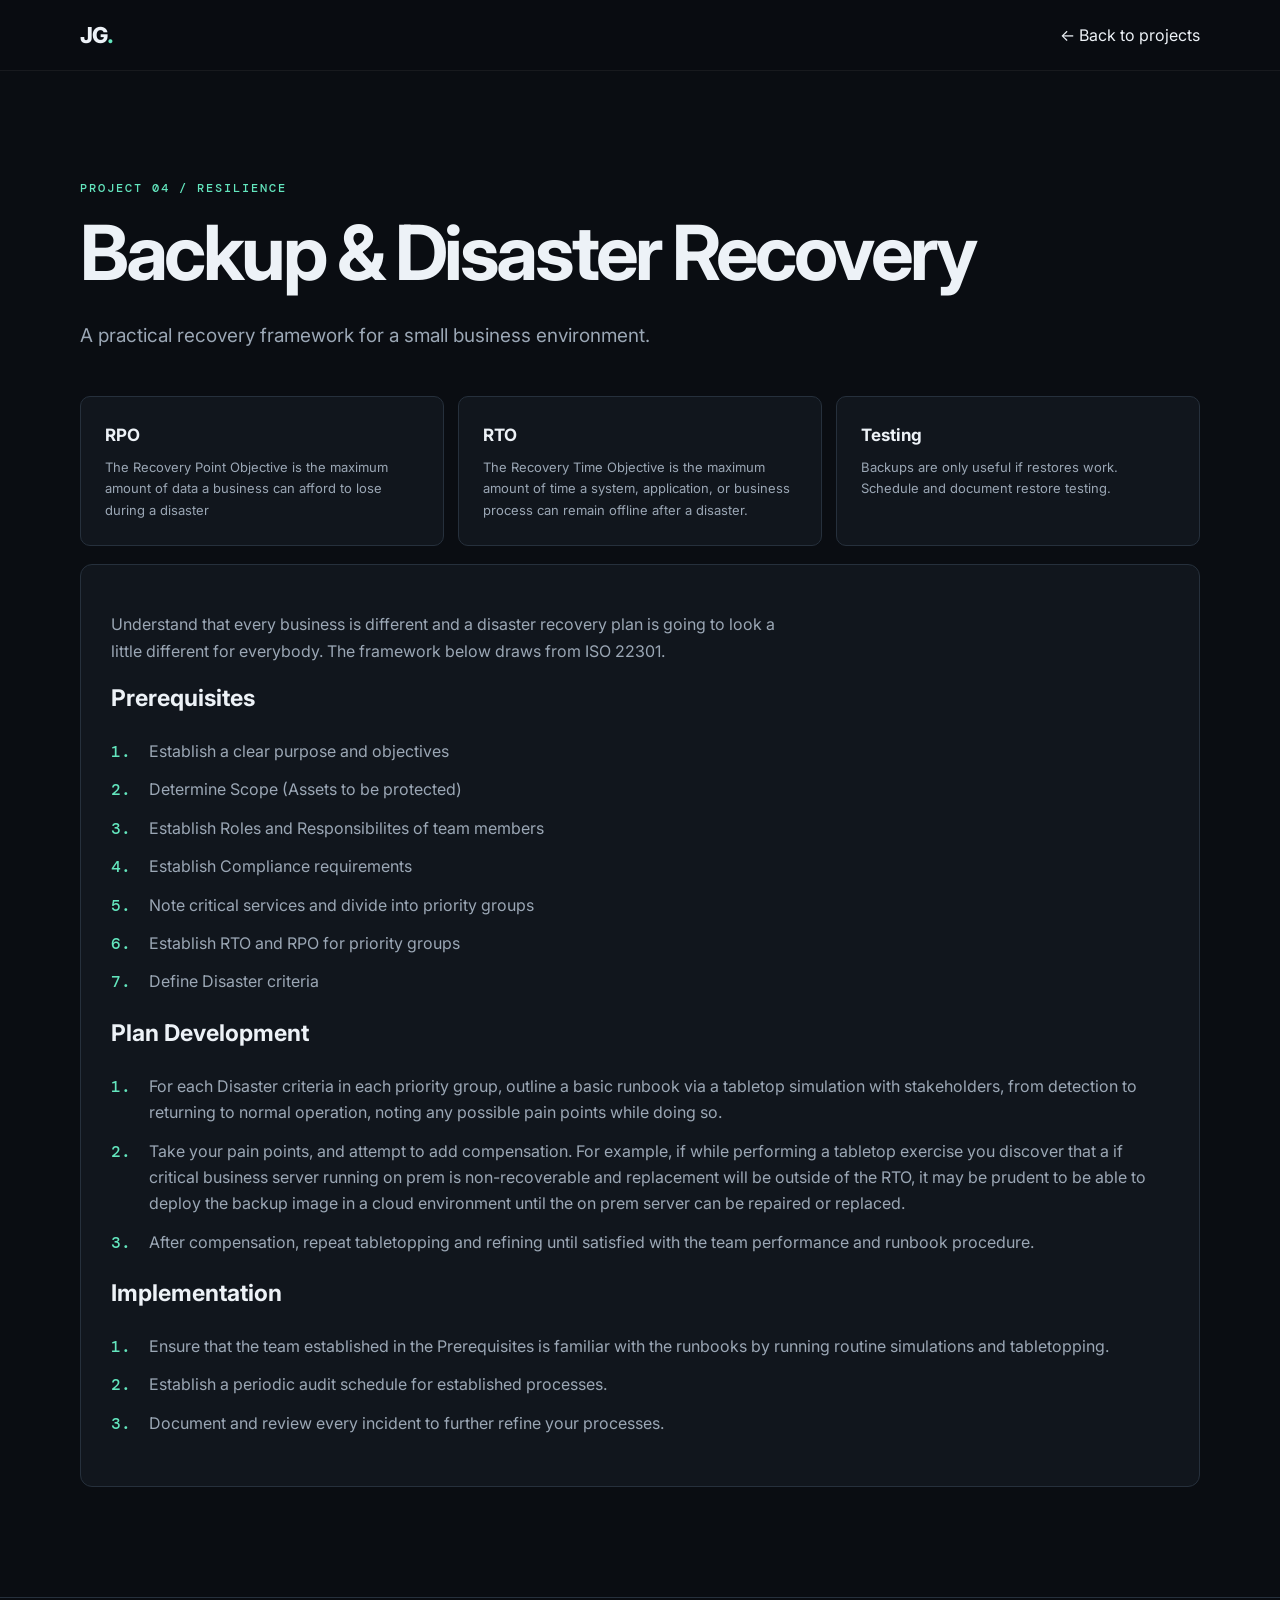
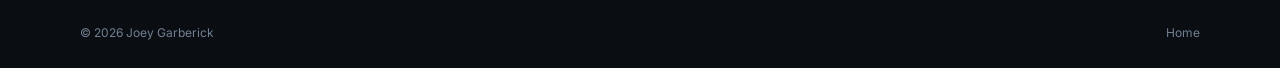
<file: projects/disaster-recovery.html>
<!DOCTYPE html>
<html lang="en">

<head>
    <meta charset="UTF-8">
    <meta name="viewport" content="width=device-width,initial-scale=1">
    <title>Backup & Disaster Recovery | Joey Garberick</title>
    <link rel="stylesheet" href="../style.css">
</head>

<body>
    <header class="site-header">
        <nav class="nav container"><a class="brand" href="../index.html">JG<span>.</span></a><a
                href="../index.html#projects">← Back to projects</a></nav>
    </header>
    <main class="section container">
        <p class="eyebrow">PROJECT 04 / RESILIENCE</p>
        <h1>Backup & Disaster Recovery</h1>
        <p class="lead">A practical recovery framework for a small business environment.</p>
        <div class="skill-grid" style="margin-top:45px">
            <div class="skill-card">
                <h3>RPO</h3>
                <p>The Recovery Point Objective is the maximum amount of data a business can afford to lose during a disaster</p>
            </div>
            <div class="skill-card">
                <h3>RTO</h3>
                <p>The Recovery Time Objective is the maximum amount of time a system, application, or business process can remain offline after a disaster.
                </p>
            </div>
            <div class="skill-card">
                <h3>Testing</h3>
                <p>Backups are only useful if restores work. Schedule and document restore testing.</p>
            </div>
        </div>
        <div class="card" style="margin-top:18px">
            <p>Understand that every business is different and a disaster recovery plan is going to look a little different for everybody. The framework below draws from ISO 22301.
            </p>
            <h3>Prerequisites</h3>
            <ol>
                <li>Establish a clear purpose and objectives</li>
                <li>Determine Scope (Assets to be protected)</li>
                <li>Establish Roles and Responsibilites of team members</li>
                <li>Establish Compliance requirements</li>
                <li>Note critical services and divide into priority groups</li>
                <li>Establish RTO and RPO for priority groups</li>
                <li>Define Disaster criteria</li>
            </ol>
            <h3>Plan Development</h3>
            <ol>
                <li>For each Disaster criteria in each priority group, outline a basic runbook via a tabletop simulation with stakeholders, from detection to returning to normal operation, noting any possible pain points while doing so.</li>
                <li>Take your pain points, and attempt to add compensation. For example, if while performing a tabletop exercise you discover that a if critical business server running on prem is non-recoverable 
                    and replacement will be outside of the RTO, it may be prudent to be able to deploy the backup image in a cloud environment until the on prem server can be repaired or replaced.
                </li>
                <li>After compensation, repeat tabletopping and refining until satisfied with the team performance and runbook procedure.</li>
            </ol>
            <h3>Implementation</h3>
            <ol>
                <li>Ensure that the team established in the Prerequisites is familiar with the runbooks by running routine simulations and tabletopping.</li>
                <li>Establish a periodic audit schedule for established processes.</li>
                <li>Document and review every incident to further refine your processes.</li>
            </ol>
        </div>
    </main>
    <footer>
        <div class="container footer-inner"><span>© 2026 Joey Garberick</span><a href="../index.html">Home</a></div>
    </footer>
</body>

</html>
</file>
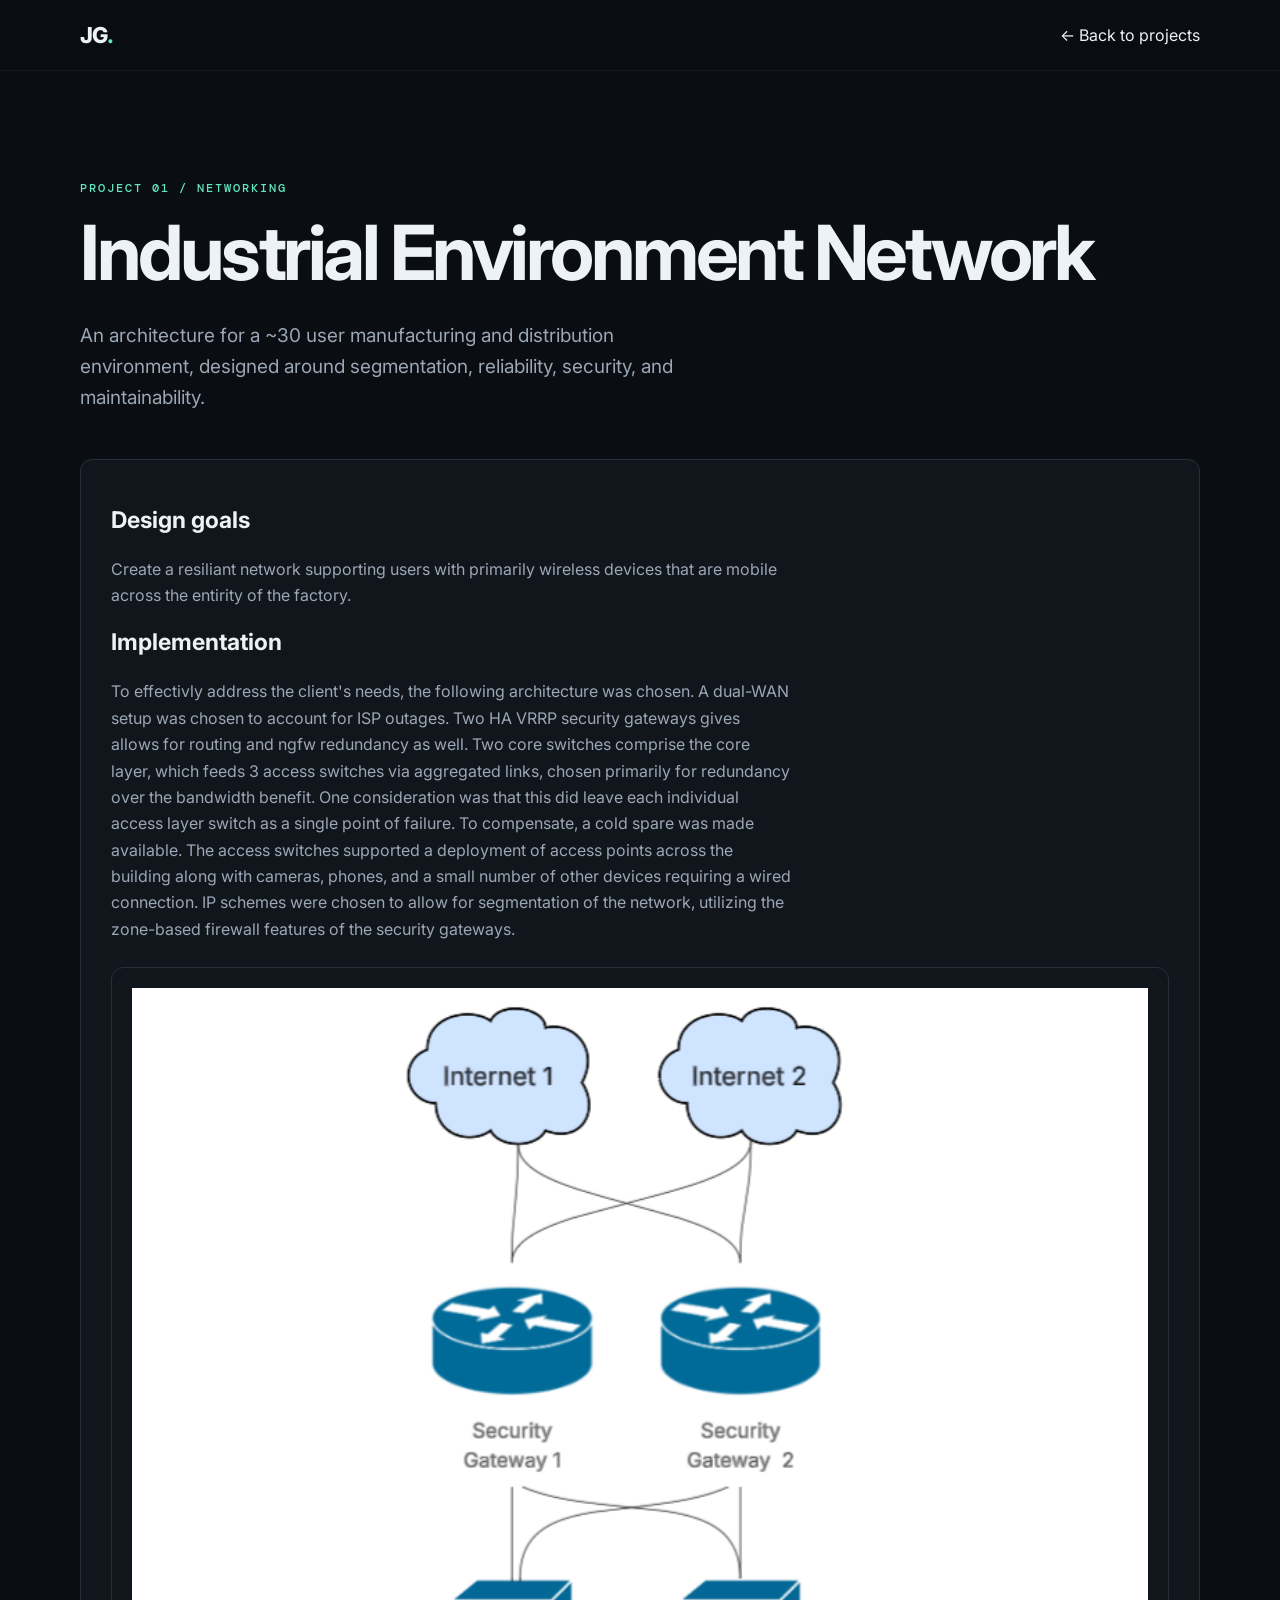
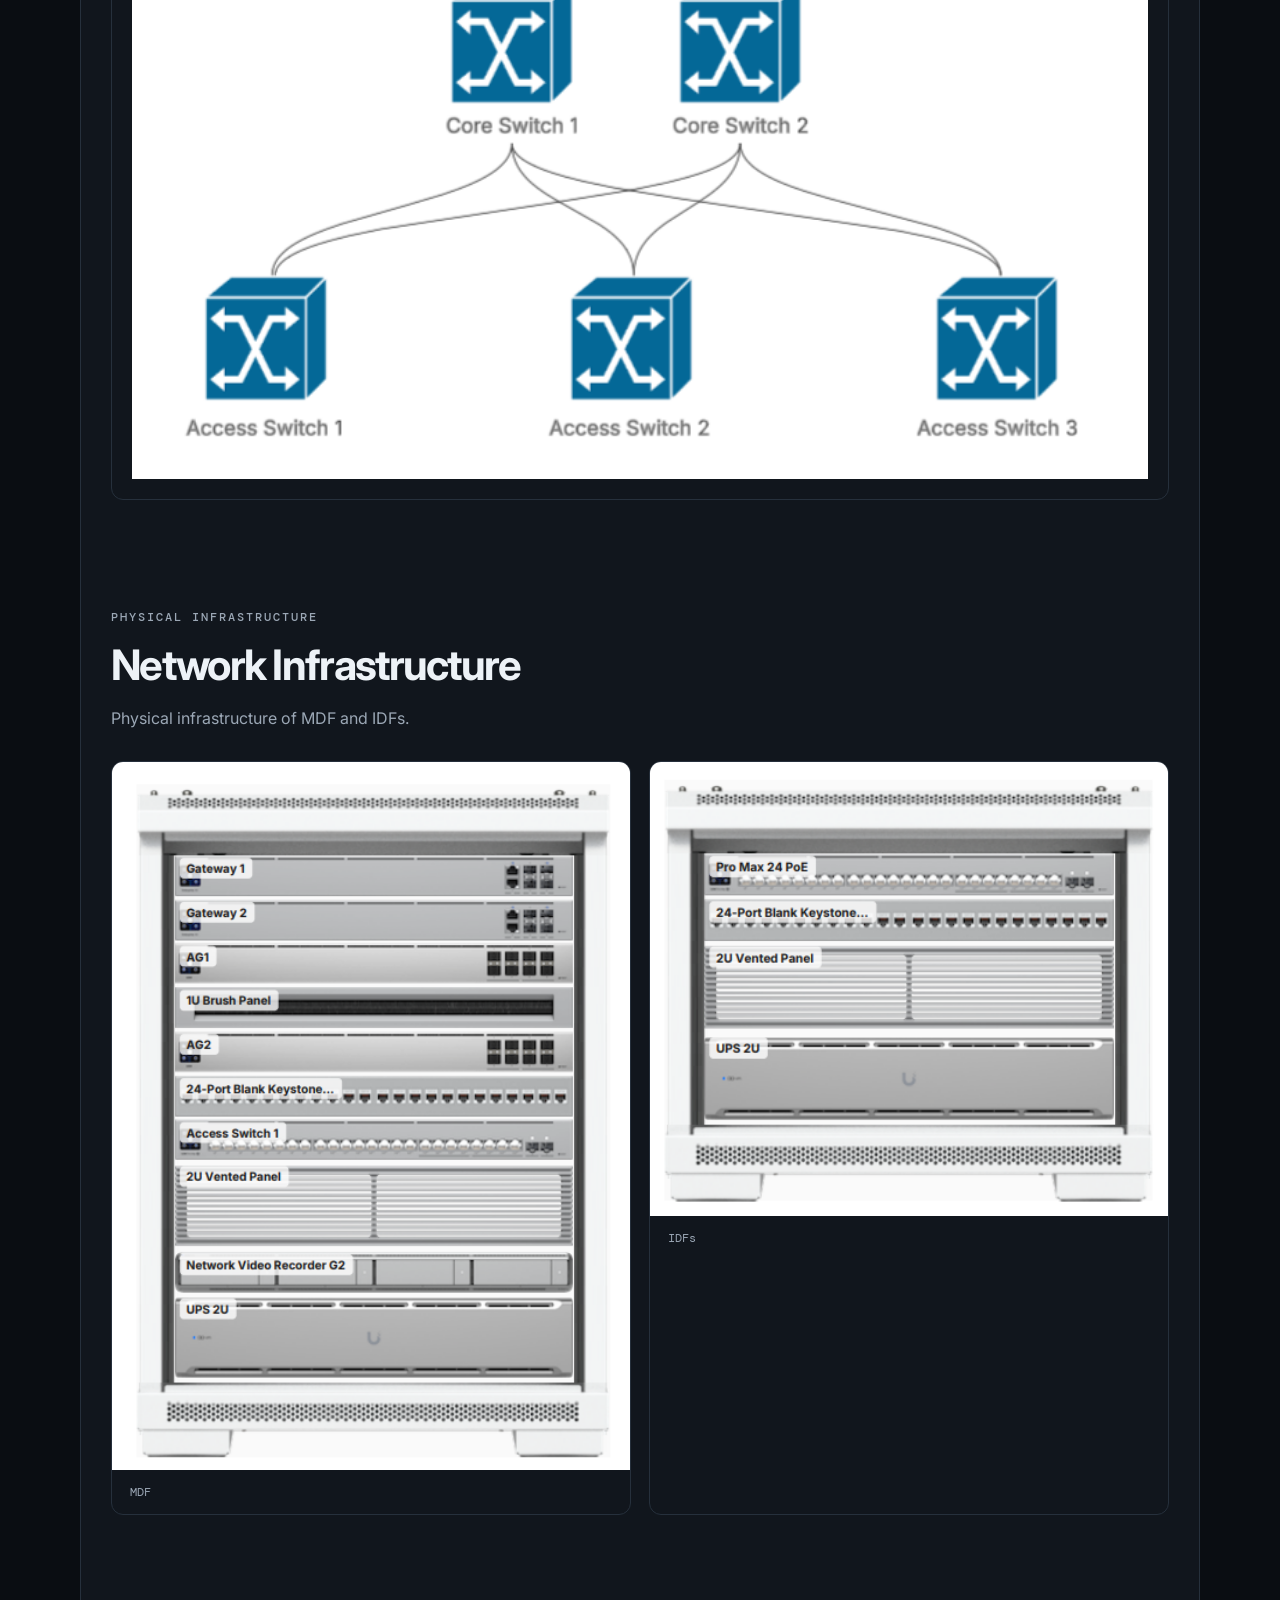
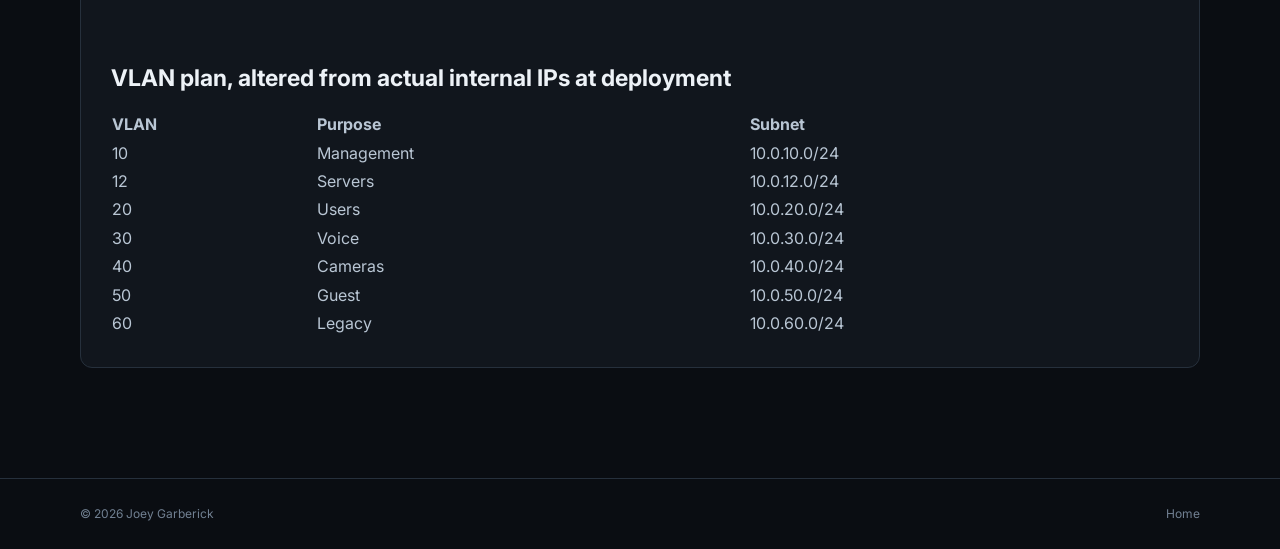
<file: projects/network-design.html>
<!DOCTYPE html>
<html lang="en">

<head>
   <meta charset="UTF-8">
   <meta name="viewport" content="width=device-width,initial-scale=1">
   <title>Small Business Network Design | Joey Garberick</title>
   <link rel="stylesheet" href="../style.css">
</head>

<body>
   <header class="site-header">
      <nav class="nav container"><a class="brand" href="../index.html">JG<span>.</span></a><a
            href="../index.html#projects">← Back to projects</a></nav>
   </header>
   <main class="section container">
      <p class="eyebrow">PROJECT 01 / NETWORKING</p>
      <h1>Industrial Environment Network</h1>
      <p class="lead">An architecture for a ~30 user manufacturing and distribution environment, designed around segmentation,
         reliability, security, and maintainability.</p>
      <div class="card" style="margin-top:45px">
         <h3>Design goals</h3>
         <p>Create a resiliant network supporting users with primarily wireless devices that are mobile across
            the entirity of the factory.
         </p>
         <h3>Implementation</h3>
         <p>To effectivly address the client's needs, the following architecture was chosen. A dual-WAN setup was chosen to account for ISP outages. Two HA VRRP security gateways gives allows for routing and ngfw redundancy as well. 
            Two core switches comprise the core layer, which feeds 3 access switches via aggregated links, chosen primarily for redundancy over the bandwidth benefit. One consideration was that this did leave each individual access layer switch as a single 
            point of failure. To compensate, a cold spare was made available. The access switches supported a deployment of access points across the building along with cameras, phones, and a small number of other devices requiring a wired connection. IP schemes were chosen
            to allow for segmentation of the network, utilizing the zone-based firewall features of the security gateways.
         </p>
         <div class="network-diagram">
            <img src="../assets/networkdiagram.png" alt="Network Diagram">
         </div>
         <section class="section">
            <p class="eyebrow">PHYSICAL INFRASTRUCTURE</p>
            <h2>Network Infrastructure</h2>
            <p class="section-intro">
               Physical infrastructure of MDF and IDFs.
            </p>

            <div class="rack-grid">
               <figure class="rack-photo">
                     <img src="../assets/rack-01.png" alt="Network equipment rack">
                     <figcaption>MDF</figcaption>
               </figure>

               <figure class="rack-photo">
                     <img src="../assets/rack-02.png" alt="Network equipment rack">
                     <figcaption>IDFs</figcaption>
               </figure>
            </div>
         </section>
         <h3 style="margin-top:35px">VLAN plan, altered from actual internal IPs at deployment</h3>
         <table style="width:100%;border-collapse:collapse;color:#b9c6d4">
            <tr>
               <th align="left">VLAN</th>
               <th align="left">Purpose</th>
               <th align="left">Subnet</th>
            </tr>
            <tr>
               <td>10</td>
               <td>Management</td>
               <td>10.0.10.0/24</td>
            </tr>
            <tr>
               <td>12</td>
               <td>Servers</td>
               <td>10.0.12.0/24</td>
            </tr>
            <tr>
               <td>20</td>
               <td>Users</td>
               <td>10.0.20.0/24</td>
            </tr>
            <tr>
               <td>30</td>
               <td>Voice</td>
               <td>10.0.30.0/24</td>
            </tr>
            <tr>
               <td>40</td>
               <td>Cameras</td>
               <td>10.0.40.0/24</td>
            </tr>
            <tr>
               <td>50</td>
               <td>Guest</td>
               <td>10.0.50.0/24</td>
            </tr>
            <tr>
               <td>60</td>
               <td>Legacy</td>
               <td>10.0.60.0/24</td>
            </tr>
         </table>
      </div>
   </main>
   <footer>
      <div class="container footer-inner"><span>© 2026 Joey Garberick</span><a href="../index.html">Home</a></div>
   </footer>
</body>

</html>
</file>
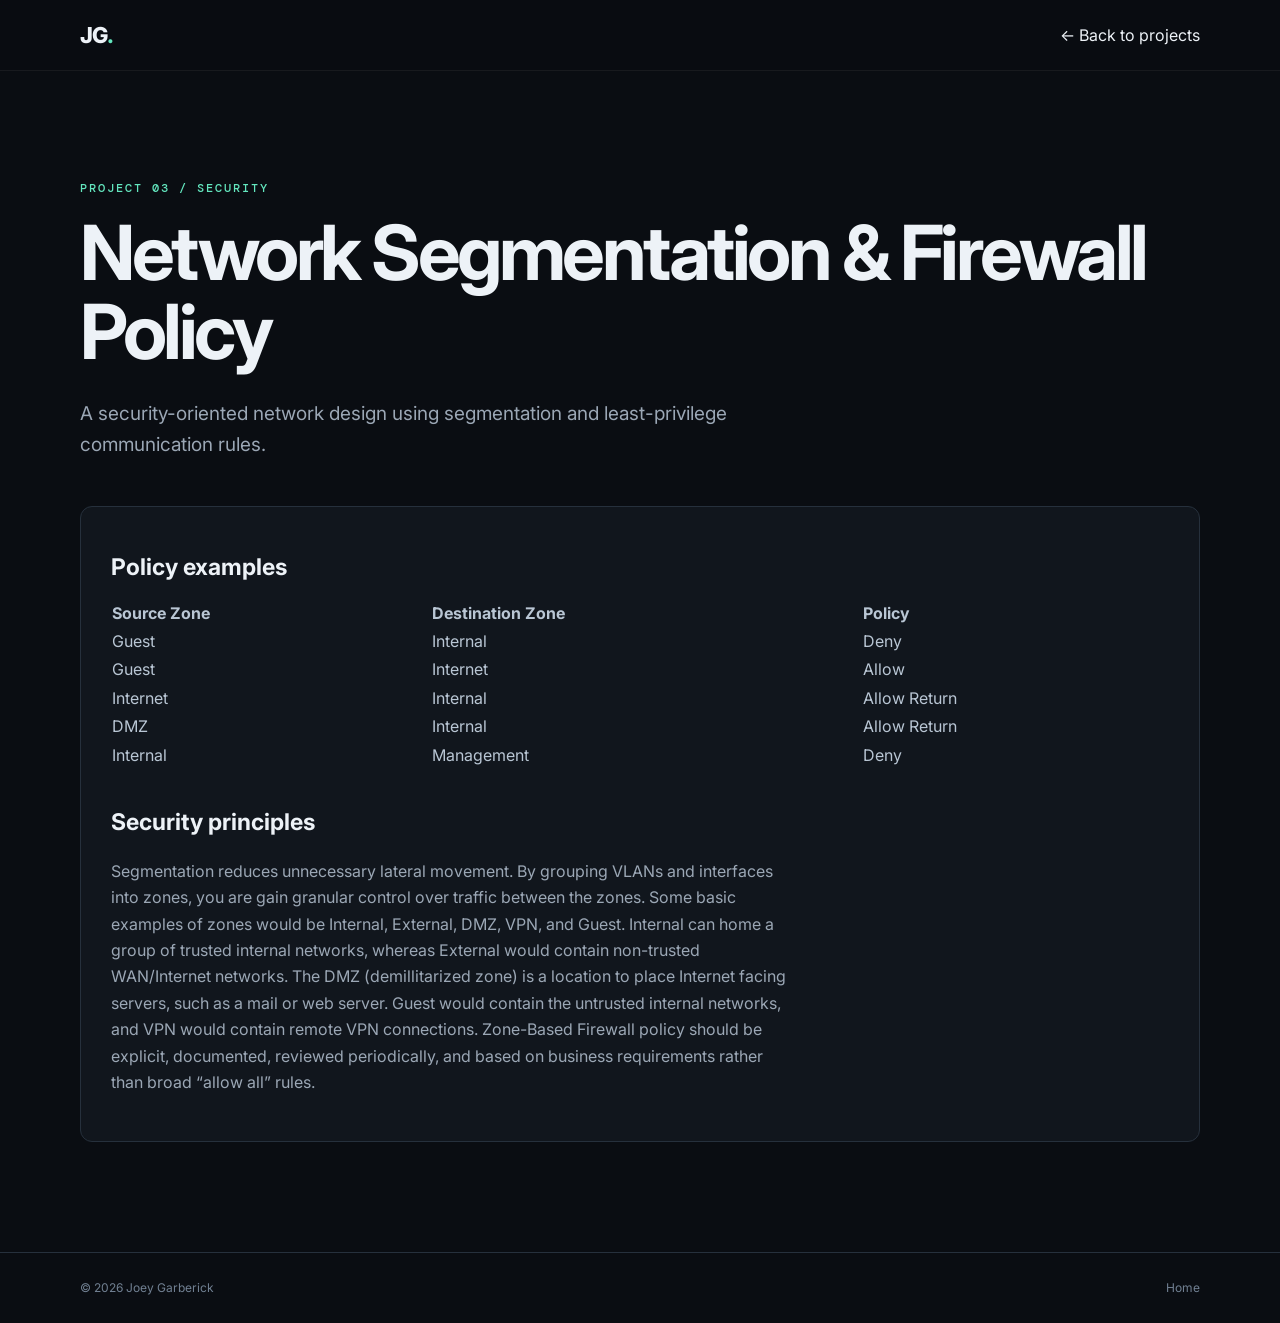
<file: projects/network-security.html>
<!DOCTYPE html>
<html lang="en">

<head>
    <meta charset="UTF-8">
    <meta name="viewport" content="width=device-width,initial-scale=1">
    <title>Network Security | Joey Garberick</title>
    <link rel="stylesheet" href="../style.css">
</head>

<body>
    <header class="site-header">
        <nav class="nav container"><a class="brand" href="../index.html">JG<span>.</span></a><a
                href="../index.html#projects">← Back to projects</a></nav>
    </header>
    <main class="section container">
        <p class="eyebrow">PROJECT 03 / SECURITY</p>
        <h1>Network Segmentation & Firewall Policy</h1>
        <p class="lead">A security-oriented network design using segmentation and least-privilege communication rules.
        </p>
        <div class="card" style="margin-top:45px">
            <h3>Policy examples</h3>
            <table style="width:100%;border-collapse:collapse;color:#b9c6d4">
                <tr>
                    <th align="left">Source Zone</th>
                    <th align="left">Destination Zone</th>
                    <th align="left">Policy</th>
                </tr>
                <tr>
                    <td>Guest</td>
                    <td>Internal</td>
                    <td>Deny</td>
                </tr>
                <tr>
                    <td>Guest</td>
                    <td>Internet</td>
                    <td>Allow</td>
                </tr>
                <tr>
                    <td>Internet</td>
                    <td>Internal</td>
                    <td>Allow Return</td>
                </tr>
                <tr>
                    <td>DMZ</td>
                    <td>Internal</td>
                    <td>Allow Return</td>
                </tr>
                <tr>
                    <td>Internal</td>
                    <td>Management</td>
                    <td>Deny</td>
                </tr>
            </table>
            <h3 style="margin-top:35px">Security principles</h3>
            <p>Segmentation reduces unnecessary lateral movement. By grouping VLANs and interfaces into zones, you are gain granular control over traffic between the zones. Some basic examples of zones would be 
                Internal, External, DMZ, VPN, and Guest. Internal can home a group of trusted internal networks, whereas External would contain non-trusted WAN/Internet networks. The DMZ (demillitarized zone) is a location to place 
                Internet facing servers, such as a mail or web server. Guest would contain the untrusted internal networks, and VPN would contain remote VPN connections. Zone-Based Firewall policy should be explicit, documented,
                reviewed periodically, and based on business requirements rather than broad “allow all” rules.</p>
        </div>
    </main>
    <footer>
        <div class="container footer-inner"><span>© 2026 Joey Garberick</span><a href="../index.html">Home</a></div>
    </footer>
</body>

</html>
</file>
<file: style.css>
@import url('https://fonts.googleapis.com/css2?family=DM+Mono:wght@400;500&family=Inter:wght@400;500;600;700;800&display=swap');

:root {
  --bg: #0a0d12;
  --surface: #11161d;
  --surface2: #171d26;
  --text: #edf2f7;
  --muted: #9ba7b5;
  --line: #26303c;
  --accent: #63e6be;
  --accent2: #74c0fc;
  --max: 1120px;
}

* {
  box-sizing: border-box
}

html {
  scroll-behavior: smooth
}

body {
  margin: 0;
  background: var(--bg);
  color: var(--text);
  font-family: Inter, system-ui, sans-serif;
  line-height: 1.65
}

a {
  color: inherit;
  text-decoration: none
}

.container {
  width: min(var(--max), calc(100% - 40px));
  margin: auto
}

.site-header {
  position: sticky;
  top: 0;
  z-index: 10;
  background: rgba(10, 13, 18, .88);
  backdrop-filter: blur(14px);
  border-bottom: 1px solid rgba(255, 255, 255, .06)
}

.nav {
  height: 70px;
  display: flex;
  align-items: center;
  justify-content: space-between
}

.brand {
  font-weight: 800;
  font-size: 22px;
  letter-spacing: -1px
}

.brand span {
  color: var(--accent)
}

.nav-links {
  display: flex;
  gap: 28px;
  color: var(--muted);
  font-size: 14px
}

.nav-links a:hover {
  color: var(--text)
}

.hero {
  min-height: 680px;
  display: grid;
  grid-template-columns: 1.2fr .8fr;
  align-items: center;
  gap: 70px;
  padding: 90px 0
}

.eyebrow {
  font: 500 12px/1.2 "DM Mono", monospace;
  letter-spacing: 2px;
  color: var(--accent);
  margin: 0 0 18px
}

h1 {
  font-size: clamp(45px, 6vw, 76px);
  line-height: 1.03;
  letter-spacing: -3.5px;
  margin: 0 0 28px
}

h1 span {
  color: var(--accent2)
}

.lead {
  font-size: 19px;
  color: var(--muted);
  max-width: 650px
}

.buttons {
  display: flex;
  gap: 12px;
  margin-top: 30px;
  flex-wrap: wrap
}

.button {
  display: inline-block;
  padding: 12px 18px;
  border: 1px solid var(--line);
  border-radius: 8px;
  font-weight: 600;
  font-size: 14px
}

.button.primary {
  background: var(--accent);
  color: #07100d;
  border-color: var(--accent)
}

.button.secondary:hover {
  border-color: #536274
}

.terminal {
  background: #080b0f;
  border: 1px solid var(--line);
  border-radius: 12px;
  box-shadow: 0 20px 70px rgba(0, 0, 0, .35);
  overflow: hidden
}

.terminal-bar {
  height: 38px;
  background: #12171d;
  border-bottom: 1px solid var(--line);
  display: flex;
  align-items: center;
  gap: 7px;
  padding: 0 13px;
  color: #718092;
  font: 12px "DM Mono", monospace
}

.terminal-bar i {
  width: 9px;
  height: 9px;
  border-radius: 50%;
  background: #36404c
}

.terminal-bar span {
  margin-left: 8px
}

.terminal pre {
  padding: 25px;
  margin: 0;
  color: #b9c6d4;
  font: 13px/2 "DM Mono", monospace;
  white-space: pre-wrap
}

.terminal code {
  font: inherit
}

.stats {
  border-block: 1px solid var(--line);
  background: #0d1117
}

.stat-grid {
  display: grid;
  grid-template-columns: repeat(4, 1fr)
}

.stat-grid div {
  padding: 28px 18px;
  border-right: 1px solid var(--line)
}

.stat-grid div:last-child {
  border: 0
}

.stat-grid strong,
.stat-grid span {
  display: block
}

.stat-grid strong {
  font-size: 16px
}

.stat-grid span {
  font-size: 12px;
  color: var(--muted);
  margin-top: 3px
}

.section {
  padding: 110px 0
}

.section-heading {
  max-width: 680px;
  margin-bottom: 42px
}

.section-heading h2,
h2 {
  font-size: 42px;
  line-height: 1.1;
  letter-spacing: -1.7px;
  margin: 0 0 14px
}

.section-heading>p:last-child {
  color: var(--muted);
  margin: 0
}

.project-grid {
  display: grid;
  grid-template-columns: repeat(2, 1fr);
  gap: 18px
}

.card {
  background: var(--surface);
  border: 1px solid var(--line);
  border-radius: 12px;
  padding: 30px;
  position: relative;
  min-height: 300px;
  transition: .2s
}

.card:hover {
  transform: translateY(-3px);
  border-color: #3a4654
}

.card.featured {
  grid-column: span 2
}

.card-number {
  position: absolute;
  right: 25px;
  top: 25px;
  font: 12px "DM Mono";
  color: #53606f
}

.tag,
.case-label {
  font: 500 11px "DM Mono";
  letter-spacing: 1.5px;
  color: var(--accent2)
}

.card h3,
.case h3 {
  font-size: 23px;
  margin: 12px 0
}

.card p:not(.tag) {
  color: var(--muted);
  max-width: 680px
}

.chips {
  display: flex;
  gap: 7px;
  flex-wrap: wrap;
  margin: 22px 0
}

.chips span {
  font: 11px "DM Mono";
  border: 1px solid var(--line);
  padding: 5px 8px;
  border-radius: 5px;
  color: #bac4cf
}

.card a,
.case a {
  color: var(--accent);
  font-size: 13px;
  font-weight: 600
}

.dark-section {
  background: #0d1218;
  border-block: 1px solid var(--line)
}

.case-grid {
  display: grid;
  grid-template-columns: repeat(3, 1fr);
  gap: 18px
}

.case {
  border-top: 2px solid #34404d;
  padding: 24px 4px
}

.case p {
  color: var(--muted);
  font-size: 14px;
  min-height: 90px
}

.skill-grid {
  display: grid;
  grid-template-columns: repeat(3, 1fr);
  gap: 14px
}

.skill-card {
  padding: 24px;
  background: var(--surface);
  border: 1px solid var(--line);
  border-radius: 10px
}

.skill-card h3 {
  margin: 0 0 8px;
  font-size: 17px
}

.skill-card p {
  margin: 0;
  color: var(--muted);
  font-size: 13px
}

.about-section {
  background: #10161d;
  border-block: 1px solid var(--line)
}

.about-grid {
  display: grid;
  grid-template-columns: .8fr 1.2fr;
  gap: 90px
}

.about-grid h2 {
  max-width: 420px
}

.about-grid p {
  color: var(--muted);
  margin-top: 0;
  margin-bottom: 20px
}

.credentials {
  display: grid;
  grid-template-columns: .7fr 1.3fr;
  gap: 80px;
  padding: 90px 0
}

.credential-list {
  display: grid;
  grid-template-columns: 1fr 1fr;
  gap: 12px
}

.credential-list div {
  padding: 20px;
  background: var(--surface);
  border: 1px solid var(--line);
  border-radius: 9px
}

.credential-list strong,
.credential-list span {
  display: block
}

.credential-list span {
  font-size: 12px;
  color: var(--muted);
  margin-top: 4px
}

.contact {
  background: var(--accent);
  color: #07100d;
  padding: 90px 0
}

.contact .eyebrow {
  color: #173a30
}

.contact h2 {
  font-size: 50px
}

.contact p:not(.eyebrow) {
  max-width: 600px
}

.contact .button.primary {
  background: #07100d;
  color: var(--accent);
  border-color: #07100d
}

.contact .button.secondary {
  border-color: #1e4d40
}

footer {
  border-top: 1px solid var(--line);
  padding: 25px 0;
  color: #718092;
  font-size: 12px
}

.footer-inner {
  display: flex;
  justify-content: space-between
}

@media(max-width:850px) {
  .hero {
    grid-template-columns: 1fr;
    gap: 35px;
    padding: 70px 0
  }

  .stat-grid {
    grid-template-columns: 1fr 1fr
  }

  .project-grid,
  .case-grid,
  .skill-grid,
  .about-grid,
  .credentials {
    grid-template-columns: 1fr
  }

  .card.featured {
    grid-column: auto
  }

  .about-grid {
    gap: 30px
  }

  .credentials {
    gap: 35px
  }

  .nav-links {
    gap: 14px
  }

  .nav-links a:nth-child(3) {
    display: none
  }
}

@media(max-width:520px) {
  .container {
    width: min(var(--max), calc(100% - 28px))
  }

  .nav-links {
    display: none
  }

  h1 {
    letter-spacing: -2.5px
  }

  .stat-grid div {
    border-bottom: 1px solid var(--line)
  }

  .credential-list {
    grid-template-columns: 1fr
  }

  .contact h2 {
    font-size: 38px
  }
}

.network-diagram {
    margin-top: 25px;
    background: var(--surface);
    border: 1px solid var(--line);
    border-radius: 12px;
    padding: 20px;
    overflow: hidden;
}

.network-diagram img {
    display: block;
    width: 100%;
    height: auto;
}

.rack-grid {
    display: grid;
    grid-template-columns: repeat(2, 1fr);
    gap: 18px;
    margin-top: 30px;
}

.rack-photo {
    margin: 0;
    background: var(--surface);
    border: 1px solid var(--line);
    border-radius: 12px;
    overflow: hidden;
}

.rack-photo img {
    display: block;
    width: 100%;
    height: auto;
}

.rack-photo figcaption {
    padding: 14px 18px;
    color: var(--muted);
    font: 12px "DM Mono", monospace;
}

@media (max-width: 700px) {
    .rack-grid {
        grid-template-columns: 1fr;
    }
}

ol {
    margin: 20px 0;
    padding-left: 30px;
    color: var(--muted);
}

ol li {
    margin-bottom: 12px;
    padding-left: 8px;
}

ol li::marker {
    color: var(--accent);
    font-family: "DM Mono", monospace;
    font-weight: 500;
}
</file>
